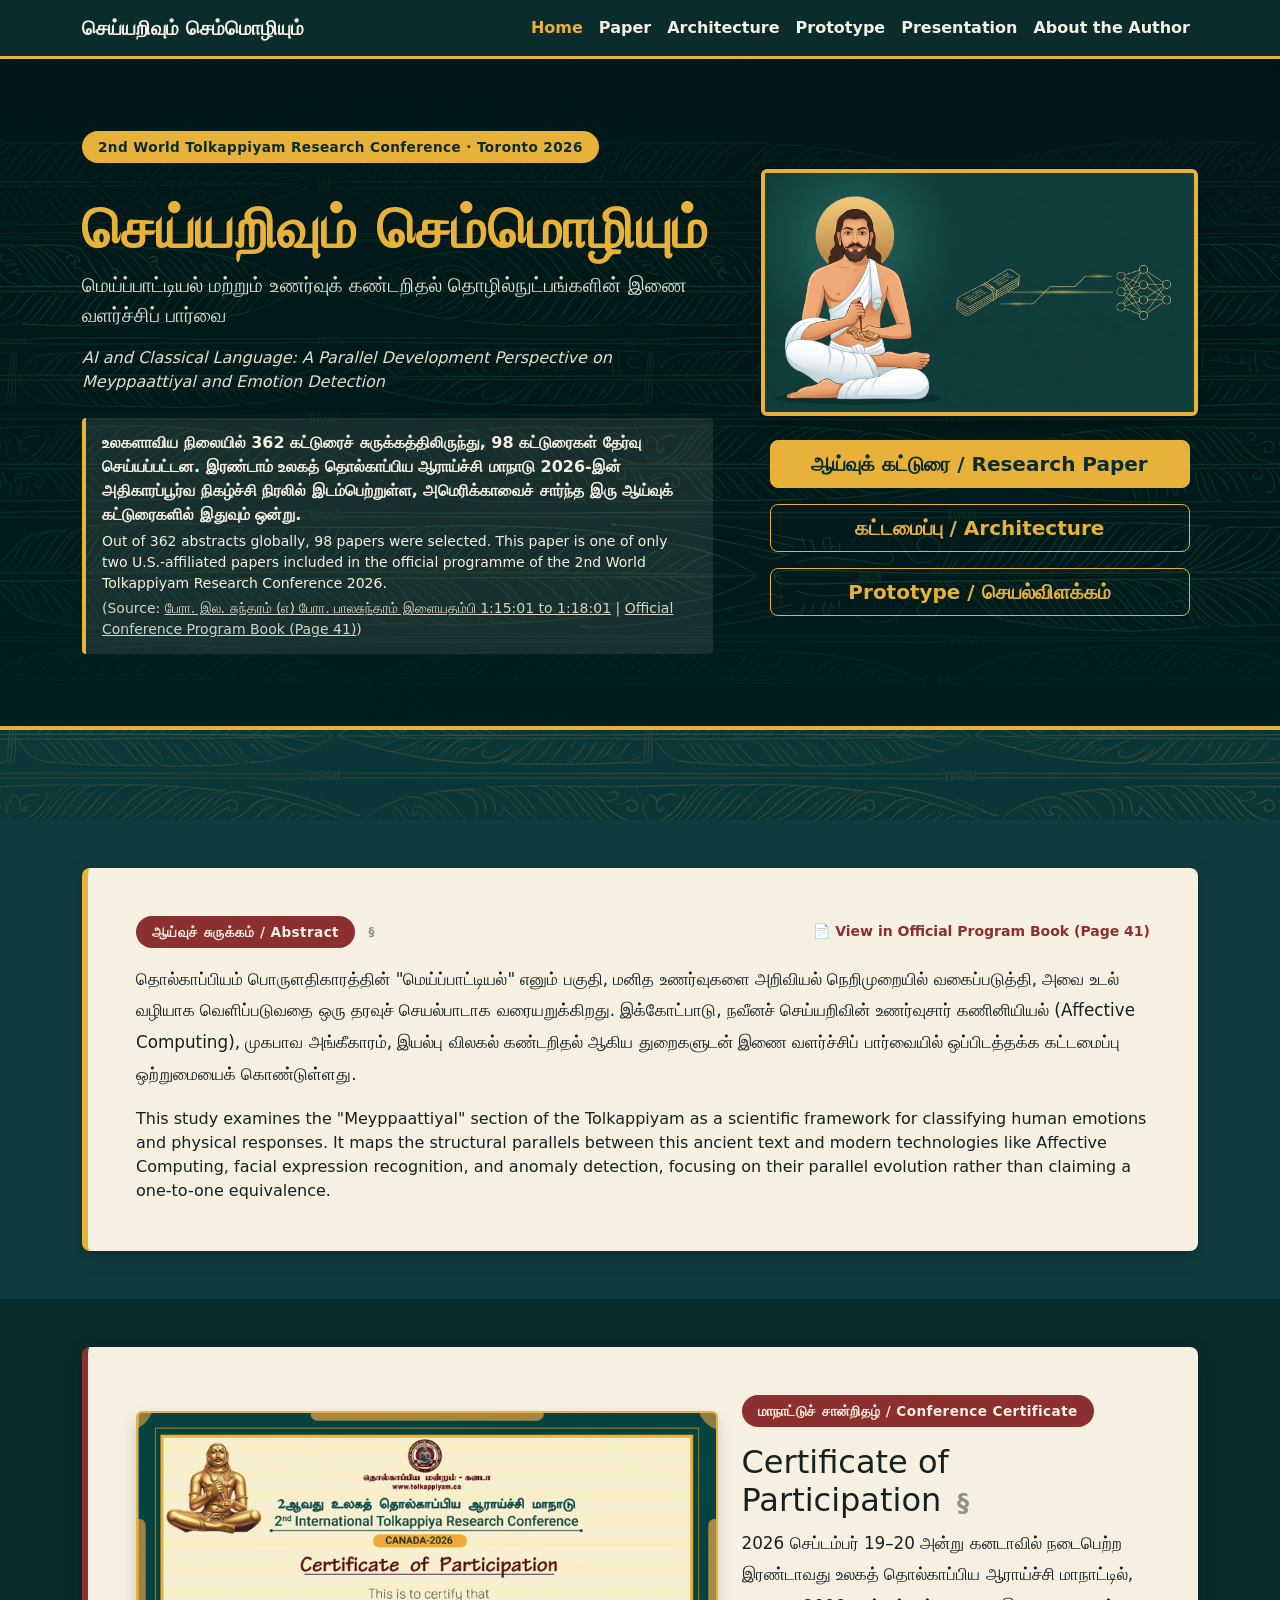
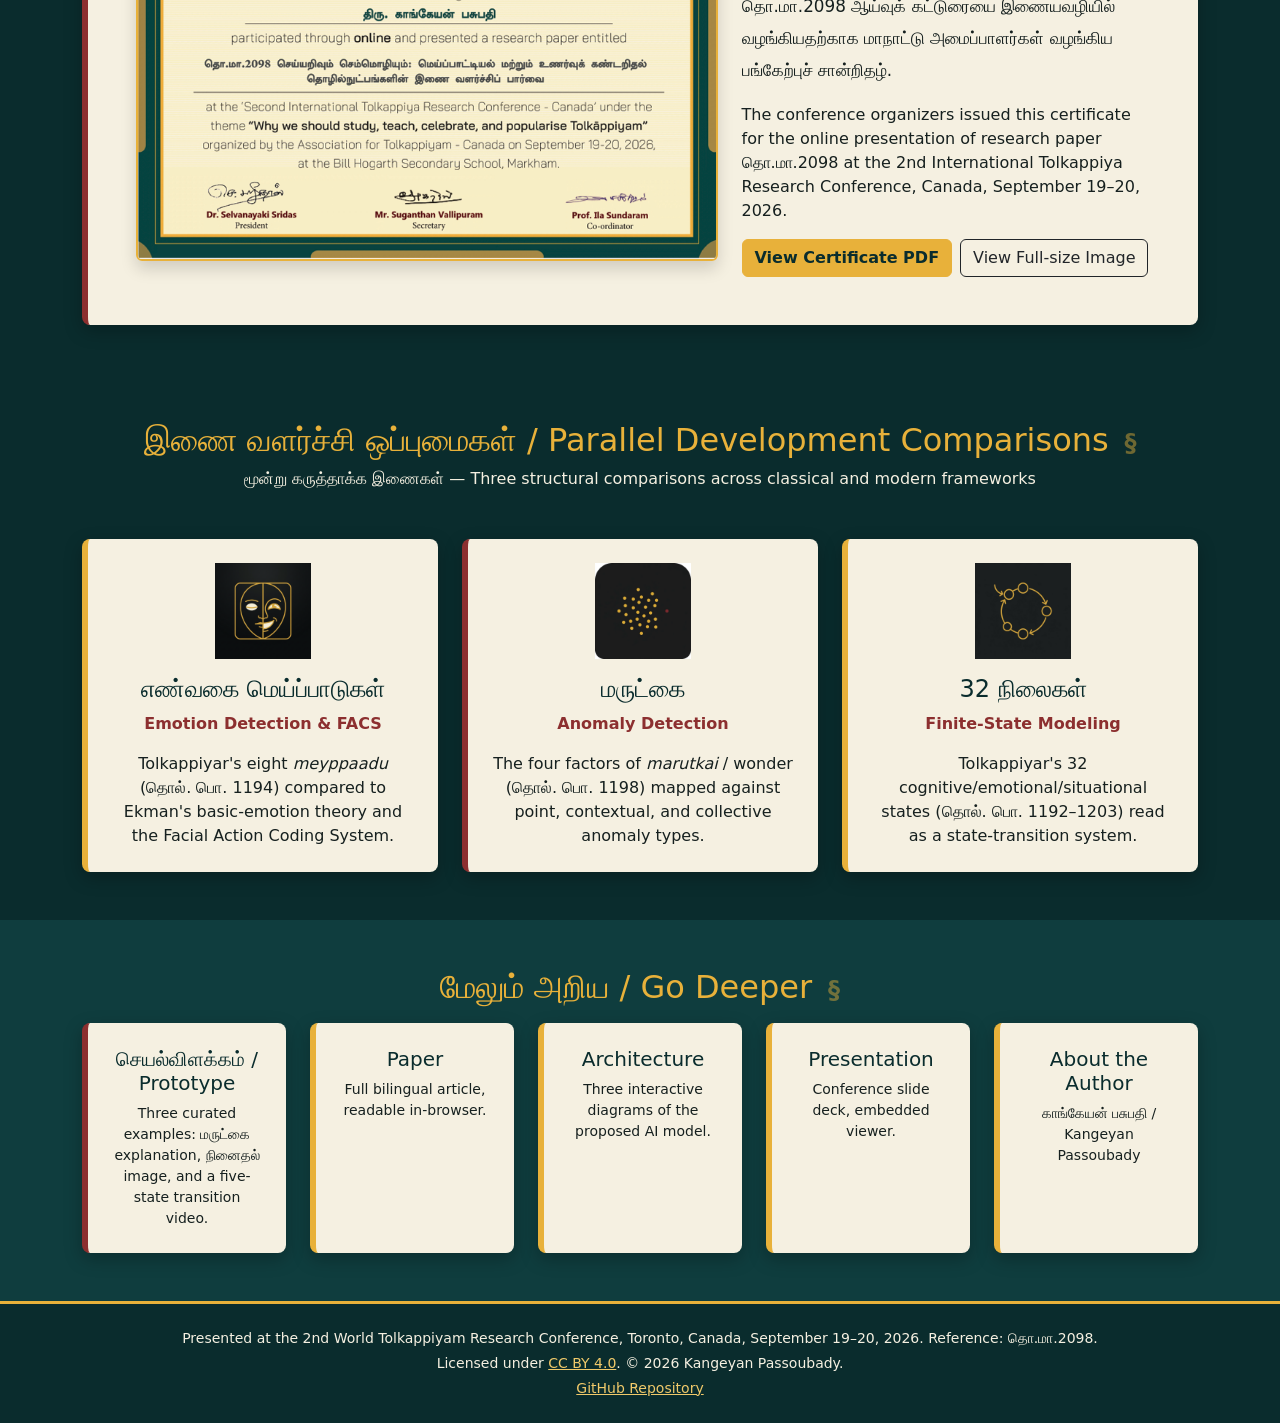
<file: docs/index.html>
<!DOCTYPE html>
<html lang="ta">
<head>
<meta charset="UTF-8">
<meta name="viewport" content="width=device-width, initial-scale=1.0">
<title>செய்யறிவும் செம்மொழியும் | Tolkappiyam Meyppaattiyal &amp; AI</title>
<meta name="description" content="தொல்காப்பிய மெய்ப்பாட்டியலையும் நவீன உணர்வுக் கண்டறிதல் தொழில்நுட்பங்களையும் இணை வளர்ச்சி நெறிமுறையில் ஆராயும் ஆய்வுக் கட்டுரையின் இணையதளம்.">
<link rel="canonical" href="https://kpassoubady.github.io/tholkappium-meyppaattiyal/">

<!-- Open Graph / Facebook -->
<meta property="og:type" content="website">
<meta property="og:url" content="https://kpassoubady.github.io/tholkappium-meyppaattiyal/">
<meta property="og:title" content="செய்யறிவும் செம்மொழியும் — Tolkappiyam Meyppaattiyal &amp; AI">
<meta property="og:description" content="A Tamil research paper comparing the Tolkappiyam's Meyppaattiyal with modern emotion-detection AI through parallel development.">
<meta property="og:image" content="https://kpassoubady.github.io/tholkappium-meyppaattiyal/assets/img/hero-og.jpg">
<meta property="og:image:width" content="1376">
<meta property="og:image:height" content="768">
<meta property="og:image:alt" content="Tolkappiyam Meyppaattiyal and artificial intelligence">
<meta property="og:site_name" content="Tolkappiyam Meyppaattiyal &amp; AI">
<meta property="og:locale" content="ta_IN">

<!-- Twitter -->
<meta name="twitter:card" content="summary_large_image">
<meta name="twitter:url" content="https://kpassoubady.github.io/tholkappium-meyppaattiyal/">
<meta name="twitter:title" content="செய்யறிவும் செம்மொழியும் — Tolkappiyam Meyppaattiyal &amp; AI">
<meta name="twitter:description" content="A Tamil research paper comparing the Tolkappiyam's Meyppaattiyal with modern emotion-detection AI through parallel development.">
<meta name="twitter:image" content="https://kpassoubady.github.io/tholkappium-meyppaattiyal/assets/img/hero-og.jpg">
<meta name="twitter:image:alt" content="Tolkappiyam Meyppaattiyal and artificial intelligence">

<!-- Structured Data -->
<script type="application/ld+json">
{
  "@context": "https://schema.org",
  "@graph": [
    {
      "@type": "WebSite",
      "url": "https://kpassoubady.github.io/tholkappium-meyppaattiyal/",
      "name": "Tolkappiyam Meyppaattiyal & AI",
      "description": "A Tamil research paper comparing the Tolkappiyam's Meyppaattiyal with modern emotion-detection AI.",
      "inLanguage": ["ta", "en"],
      "author": {
        "@id": "https://kpassoubady.github.io/tholkappium-meyppaattiyal/#person"
      }
    },
    {
      "@type": "Person",
      "@id": "https://kpassoubady.github.io/tholkappium-meyppaattiyal/#person",
      "name": "Kangeyan Passoubady",
      "url": "https://kpassoubady.github.io/tholkappium-meyppaattiyal/about.html",
      "sameAs": [
        "https://github.com/kpassoubady",
        "https://www.linkedin.com/in/kpassoubady/"
      ]
    },
    {
      "@type": "ScholarlyArticle",
      "headline": "செய்யறிவும் செம்மொழியும் — Tolkappiyam Meyppaattiyal & AI",
      "author": {
        "@id": "https://kpassoubady.github.io/tholkappium-meyppaattiyal/#person"
      },
      "datePublished": "2026-09-19",
      "dateModified": "2026-10-02",
      "description": "This study examines the Meyppaattiyal section of the Tolkappiyam as a scientific framework for classifying human emotions and physical responses, comparing it with modern Affective Computing.",
      "image": "https://kpassoubady.github.io/tholkappium-meyppaattiyal/assets/img/hero-og.jpg",
      "inLanguage": ["ta", "en"],
      "mainEntityOfPage": {
        "@type": "WebPage",
        "@id": "https://kpassoubady.github.io/tholkappium-meyppaattiyal/paper.html"
      },
      "url": "https://kpassoubady.github.io/tholkappium-meyppaattiyal/paper.html",
      "license": "https://creativecommons.org/licenses/by/4.0/",
      "publisher": {
        "@type": "Organization",
        "name": "2nd World Tolkappiyam Research Conference, Toronto 2026"
      }
    }
  ]
}
</script>

<link rel="icon" type="image/png" href="assets/img/favicon.png">
<link href="https://cdn.jsdelivr.net/npm/bootstrap@5.3.3/dist/css/bootstrap.min.css" rel="stylesheet">
<link href="assets/css/theme.css" rel="stylesheet">
</head>
<body>

<nav class="navbar navbar-expand-lg navbar-dark site-nav sticky-top">
  <div class="container">
    <a class="navbar-brand" href="index.html">செய்யறிவும் செம்மொழியும்</a>
    <button class="navbar-toggler" type="button" data-bs-toggle="collapse" data-bs-target="#navMain" aria-controls="navMain" aria-expanded="false" aria-label="Toggle navigation" style="border-color:var(--gold)">
      <span class="navbar-toggler-icon"></span>
    </button>
    <div class="collapse navbar-collapse" id="navMain">
      <ul class="navbar-nav ms-auto">
        <li class="nav-item"><a class="nav-link active" href="index.html">Home</a></li>
        <li class="nav-item"><a class="nav-link" href="paper.html">Paper</a></li>
        <li class="nav-item"><a class="nav-link" href="architecture.html">Architecture</a></li>
        <li class="nav-item"><a class="nav-link" href="prototype.html">Prototype</a></li>
        <li class="nav-item"><a class="nav-link" href="presentation.html">Presentation</a></li>
        <li class="nav-item"><a class="nav-link" href="about.html">About the Author</a></li>
      </ul>
    </div>
  </div>
</nav>

<header class="hero py-5" id="home">
  <div class="container py-4">
    <div class="row align-items-center g-5">
      <div class="col-lg-7">
        <span class="pill-badge mb-3">2nd World Tolkappiyam Research Conference · Toronto 2026</span>
        <h1 class="display-4 mt-3">செய்யறிவும் செம்மொழியும்</h1>
        <p class="subtitle fs-5">மெய்ப்பாட்டியல் மற்றும் உணர்வுக் கண்டறிதல் தொழில்நுட்பங்களின் இணை வளர்ச்சிப் பார்வை</p>
        <p class="subtitle fs-6 fst-italic">AI and Classical Language: A Parallel Development Perspective on Meyppaattiyal and Emotion Detection</p>
        <div class="conference-note mt-4" role="note" aria-label="Conference selection distinction">
          <p class="mb-1 fw-semibold">உலகளாவிய நிலையில் 362 கட்டுரைச் சுருக்கத்திலிருந்து, 98 கட்டுரைகள் தேர்வு செய்யப்பட்டன. இரண்டாம் உலகத் தொல்காப்பிய ஆராய்ச்சி மாநாடு 2026-இன் அதிகாரப்பூர்வ நிகழ்ச்சி நிரலில் இடம்பெற்றுள்ள, அமெரிக்காவைச் சார்ந்த இரு ஆய்வுக் கட்டுரைகளில் இதுவும் ஒன்று.</p>
          <p class="mb-1 small">Out of 362 abstracts globally, 98 papers were selected. This paper is one of only two U.S.-affiliated papers included in the official programme of the 2nd World Tolkappiyam Research Conference 2026.</p>
          <p class="mb-0 small" style="opacity: 0.85;">(Source: <a href="https://www.youtube.com/live/DtqpzauQPgk?t=4501" target="_blank" rel="noopener" style="color: inherit; text-decoration: underline;">பேரா. இல. சுந்தரம் (எ) பேரா. பாலசுந்தரம் இளையதம்பி 1:15:01 to 1:18:01</a> | <a href="assets/CA-Thol-Conf-Program-Schedul-Book-Sep-19-20-2026.pdf#page=41" target="_blank" rel="noopener" style="color: inherit; text-decoration: underline;">Official Conference Program Book (Page 41)</a>)</p>
        </div>
      </div>
      <div class="col-lg-5 text-center">
        <img src="assets/img/hero-tholkappier.jpg" class="img-fluid rounded shadow" alt="Tamil grammarian sage illustration bridging classical manuscript and modern AI" style="border:4px solid var(--gold);">
        <div class="mt-4 d-flex flex-column gap-3 mx-auto" style="max-width: 420px;">
          <a href="paper.html" class="btn btn-gold btn-lg w-100">ஆய்வுக் கட்டுரை / Research Paper</a>
          <a href="architecture.html" class="btn btn-outline-gold btn-lg w-100">கட்டமைப்பு / Architecture</a>
          <a href="prototype.html" class="btn btn-outline-gold btn-lg w-100">Prototype / செயல்விளக்கம்</a>
        </div>
      </div>
    </div>
  </div>
</header>

<div class="section-divider"></div>

<section class="py-5" id="abstract" style="background-color:var(--pine);">
  <div class="container">
    <div class="card card-accent p-4 p-lg-5">
      <div class="d-flex justify-content-between align-items-center mb-3 flex-wrap gap-2">
        <span class="d-inline-flex align-items-center gap-2">
          <span class="pill-badge maroon">ஆய்வுச் சுருக்கம் / Abstract</span>
          <a class="anchor-link" href="#abstract" aria-label="Direct link to abstract section">§</a>
        </span>
        <a href="assets/CA-Thol-Conf-Program-Schedul-Book-Sep-19-20-2026.pdf#page=41" target="_blank" rel="noopener" class="small fw-semibold text-decoration-none" style="color: var(--maroon);">📄 View in Official Program Book (Page 41)</a>
      </div>
      <p class="tamil-block">தொல்காப்பியம் பொருளதிகாரத்தின் "மெய்ப்பாட்டியல்" எனும் பகுதி, மனித உணர்வுகளை அறிவியல் நெறிமுறையில் வகைப்படுத்தி, அவை உடல் வழியாக வெளிப்படுவதை ஒரு தரவுச் செயல்பாடாக வரையறுக்கிறது. இக்கோட்பாடு, நவீனச் செய்யறிவின் உணர்வுசார் கணினியியல் (Affective Computing), முகபாவ அங்கீகாரம், இயல்பு விலகல் கண்டறிதல் ஆகிய துறைகளுடன் இணை வளர்ச்சிப் பார்வையில் ஒப்பிடத்தக்க கட்டமைப்பு ஒற்றுமையைக் கொண்டுள்ளது.</p>
      <p class="mb-0">This study examines the "Meyppaattiyal" section of the Tolkappiyam as a scientific framework for classifying human emotions and physical responses. It maps the structural parallels between this ancient text and modern technologies like Affective Computing, facial expression recognition, and anomaly detection, focusing on their parallel evolution rather than claiming a one-to-one equivalence.</p>
    </div>
  </div>
</section>

<section class="py-5 section-dark" id="certificate" aria-labelledby="certificate-heading">
  <div class="container">
    <div class="card card-accent maroon-accent p-4 p-lg-5">
      <div class="row align-items-center g-4">
        <div class="col-lg-7">
          <a href="assets/conference-participation-certificate.png" target="_blank" rel="noopener">
            <img src="assets/conference-participation-certificate.png" class="img-fluid rounded shadow" alt="Certificate of Participation awarded to Kangeyan Passoubady for presenting paper தொ.மா.2098 at the 2nd International Tolkappiya Research Conference, Canada 2026" loading="lazy" style="border:2px solid var(--gold);">
          </a>
        </div>
        <div class="col-lg-5">
          <span class="pill-badge maroon mb-3">மாநாட்டுச் சான்றிதழ் / Conference Certificate</span>
          <h2 id="certificate-heading">Certificate of Participation <a class="anchor-link" href="#certificate" aria-label="Direct link to certificate section">§</a></h2>
          <p class="tamil-block">2026 செப்டம்பர் 19–20 அன்று கனடாவில் நடைபெற்ற இரண்டாவது உலகத் தொல்காப்பிய ஆராய்ச்சி மாநாட்டில், தொ.மா.2098 ஆய்வுக் கட்டுரையை இணையவழியில் வழங்கியதற்காக மாநாட்டு அமைப்பாளர்கள் வழங்கிய பங்கேற்புச் சான்றிதழ்.</p>
          <p>The conference organizers issued this certificate for the online presentation of research paper தொ.மா.2098 at the 2nd International Tolkappiya Research Conference, Canada, September 19–20, 2026.</p>
          <div class="d-flex flex-wrap gap-2">
            <a href="assets/conference-participation-certificate.pdf" target="_blank" rel="noopener" class="btn btn-gold">View Certificate PDF</a>
            <a href="assets/conference-participation-certificate.png" target="_blank" rel="noopener" class="btn btn-outline-dark">View Full-size Image</a>
          </div>
        </div>
      </div>
    </div>
  </div>
</section>

<section class="py-5 section-dark" id="comparisons">
  <div class="container">
    <h2 class="text-center mb-2" style="color:var(--gold)">இணை வளர்ச்சி ஒப்புமைகள் / Parallel Development Comparisons <a class="anchor-link" href="#comparisons" aria-label="Direct link to comparisons section">§</a></h2>
    <p class="text-center subtitle mb-5">மூன்று கருத்தாக்க இணைகள் — Three structural comparisons across classical and modern frameworks</p>
    <div class="row g-4">

      <div class="col-md-4">
        <div class="card card-accent h-100 p-4 text-center">
          <img src="assets/img/icon-emotions.png" alt="Emotion detection icon" class="mx-auto mb-3" style="width:96px;height:96px;">
          <h4>எண்வகை மெய்ப்பாடுகள்</h4>
          <p class="fw-semibold" style="color:var(--maroon);">Emotion Detection &amp; FACS</p>
          <p class="mb-0">Tolkappiyar's eight <em>meyppaadu</em> (தொல். பொ. 1194) compared to Ekman's basic-emotion theory and the Facial Action Coding System.</p>
        </div>
      </div>

      <div class="col-md-4">
        <div class="card card-accent maroon-accent h-100 p-4 text-center">
          <img src="assets/img/icon-anomaly.png" alt="Anomaly detection icon" class="mx-auto mb-3" style="width:96px;height:96px;">
          <h4>மருட்கை</h4>
          <p class="fw-semibold" style="color:var(--maroon);">Anomaly Detection</p>
          <p class="mb-0">The four factors of <em>marutkai</em> / wonder (தொல். பொ. 1198) mapped against point, contextual, and collective anomaly types.</p>
        </div>
      </div>

      <div class="col-md-4">
        <div class="card card-accent h-100 p-4 text-center">
          <img src="assets/img/icon-fsm.png" alt="Finite state machine icon" class="mx-auto mb-3" style="width:96px;height:96px;">
          <h4>32 நிலைகள்</h4>
          <p class="fw-semibold" style="color:var(--maroon);">Finite-State Modeling</p>
          <p class="mb-0">Tolkappiyar's 32 cognitive/emotional/situational states (தொல். பொ. 1192–1203) read as a state-transition system.</p>
        </div>
      </div>

    </div>
  </div>
</section>

<section class="py-5" id="explore" style="background-color:var(--pine);">
  <div class="container text-center">
    <h2 class="mb-3" style="color:var(--gold);">மேலும் அறிய / Go Deeper <a class="anchor-link" href="#explore" aria-label="Direct link to explore section">§</a></h2>
    <div class="row g-4 justify-content-center">
      <div class="col-md-6 col-lg">
        <a href="prototype.html" class="text-decoration-none">
          <div class="card card-accent maroon-accent h-100 p-4">
            <h5>செயல்விளக்கம் / Prototype</h5>
            <p class="mb-0 small">Three curated examples: மருட்கை explanation, நினைதல் image, and a five-state transition video.</p>
          </div>
        </a>
      </div>
      <div class="col-md-6 col-lg">
        <a href="paper.html" class="text-decoration-none">
          <div class="card card-accent h-100 p-4">
            <h5>Paper</h5>
            <p class="mb-0 small">Full bilingual article, readable in-browser.</p>
          </div>
        </a>
      </div>
      <div class="col-md-6 col-lg">
        <a href="architecture.html" class="text-decoration-none">
          <div class="card card-accent h-100 p-4">
            <h5>Architecture</h5>
            <p class="mb-0 small">Three interactive diagrams of the proposed AI model.</p>
          </div>
        </a>
      </div>
      <div class="col-md-6 col-lg">
        <a href="presentation.html" class="text-decoration-none">
          <div class="card card-accent h-100 p-4">
            <h5>Presentation</h5>
            <p class="mb-0 small">Conference slide deck, embedded viewer.</p>
          </div>
        </a>
      </div>
      <div class="col-md-6 col-lg">
        <a href="about.html" class="text-decoration-none">
          <div class="card card-accent h-100 p-4">
            <h5>About the Author</h5>
            <p class="mb-0 small">காங்கேயன் பசுபதி / Kangeyan Passoubady</p>
          </div>
        </a>
      </div>
    </div>
  </div>
</section>

<footer class="site-footer py-4">
  <div class="container text-center small">
    <p class="mb-1">Presented at the 2nd World Tolkappiyam Research Conference, Toronto, Canada, September 19–20, 2026. Reference: தொ.மா.2098.</p>
    <p class="mb-1">Licensed under <a href="https://creativecommons.org/licenses/by/4.0/" target="_blank" rel="noopener">CC BY 4.0</a>. © 2026 Kangeyan Passoubady.</p>
    <p class="mb-0"><a href="https://github.com/kpassoubady/tholkappium-meyppaattiyal" target="_blank" rel="noopener">GitHub Repository</a></p>
  </div>
</footer>

<script src="https://cdn.jsdelivr.net/npm/bootstrap@5.3.3/dist/js/bootstrap.bundle.min.js"></script>
</body>
</html>
</file>
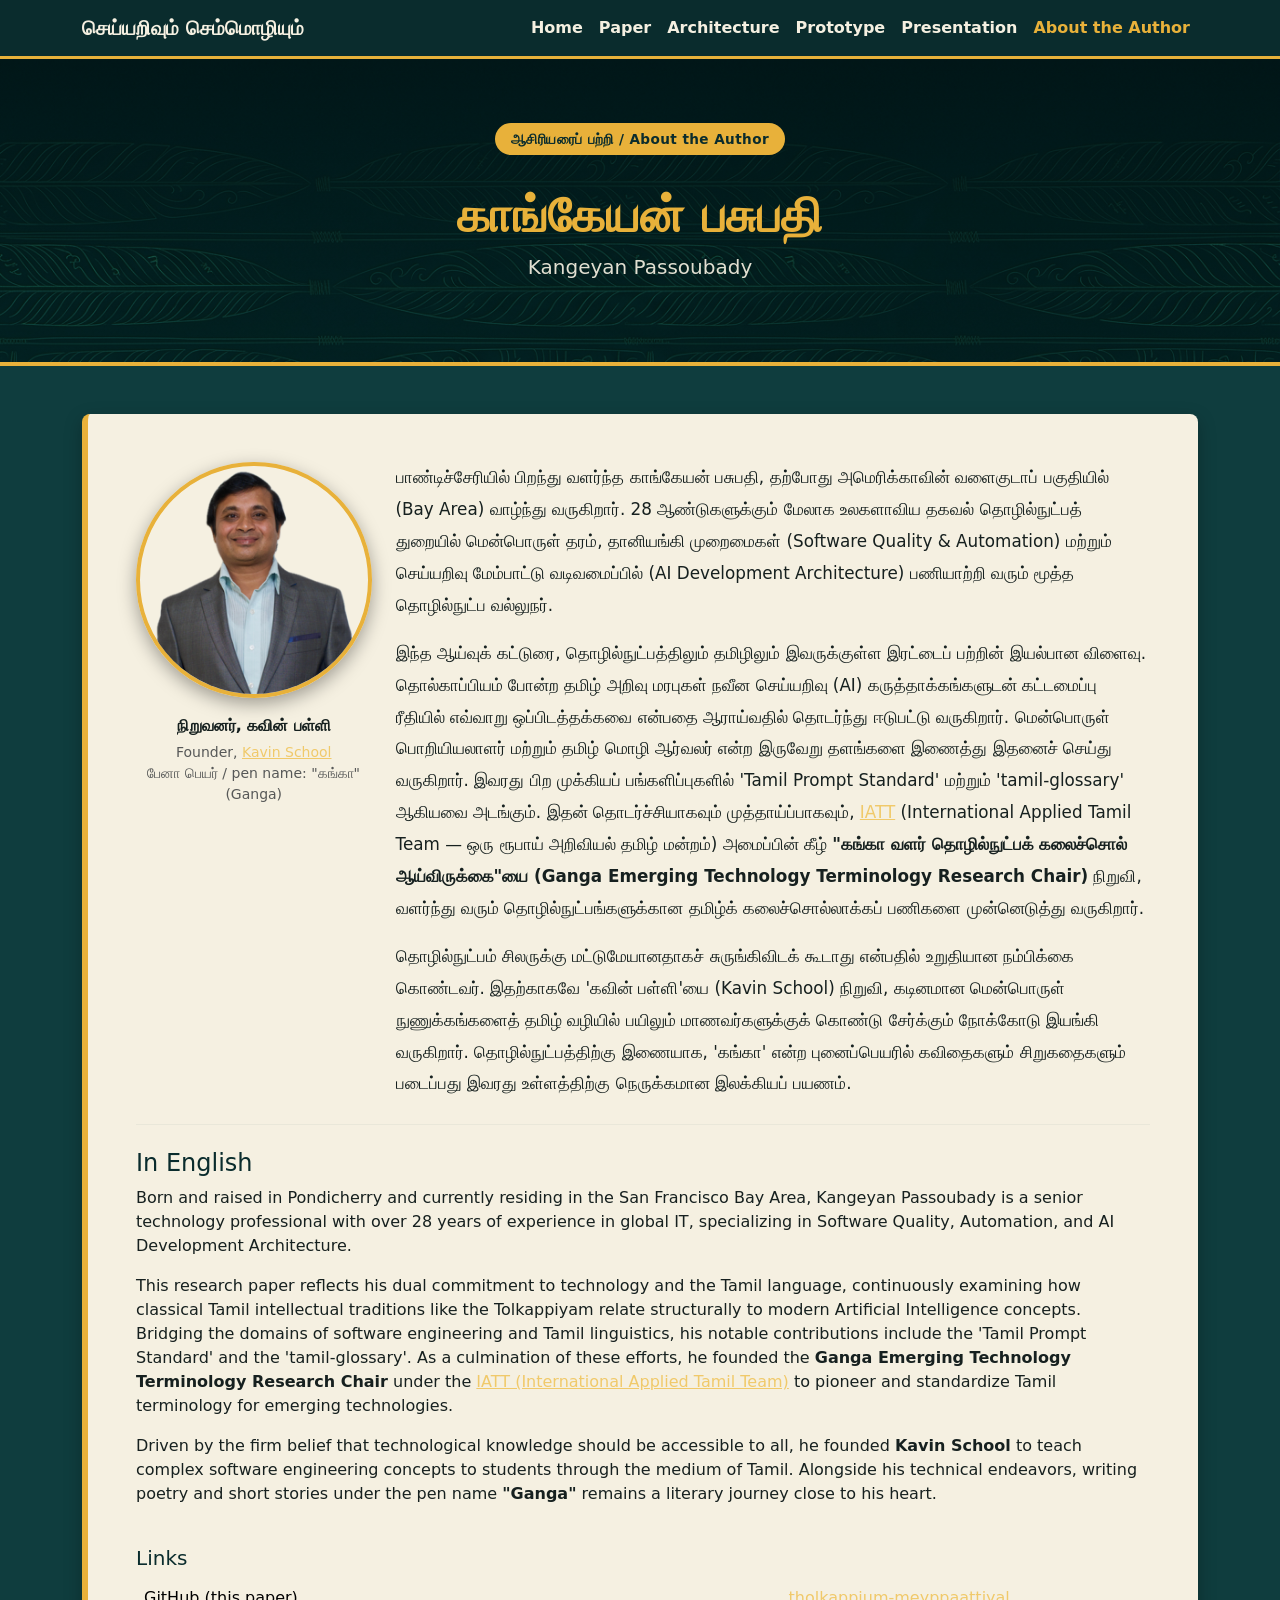
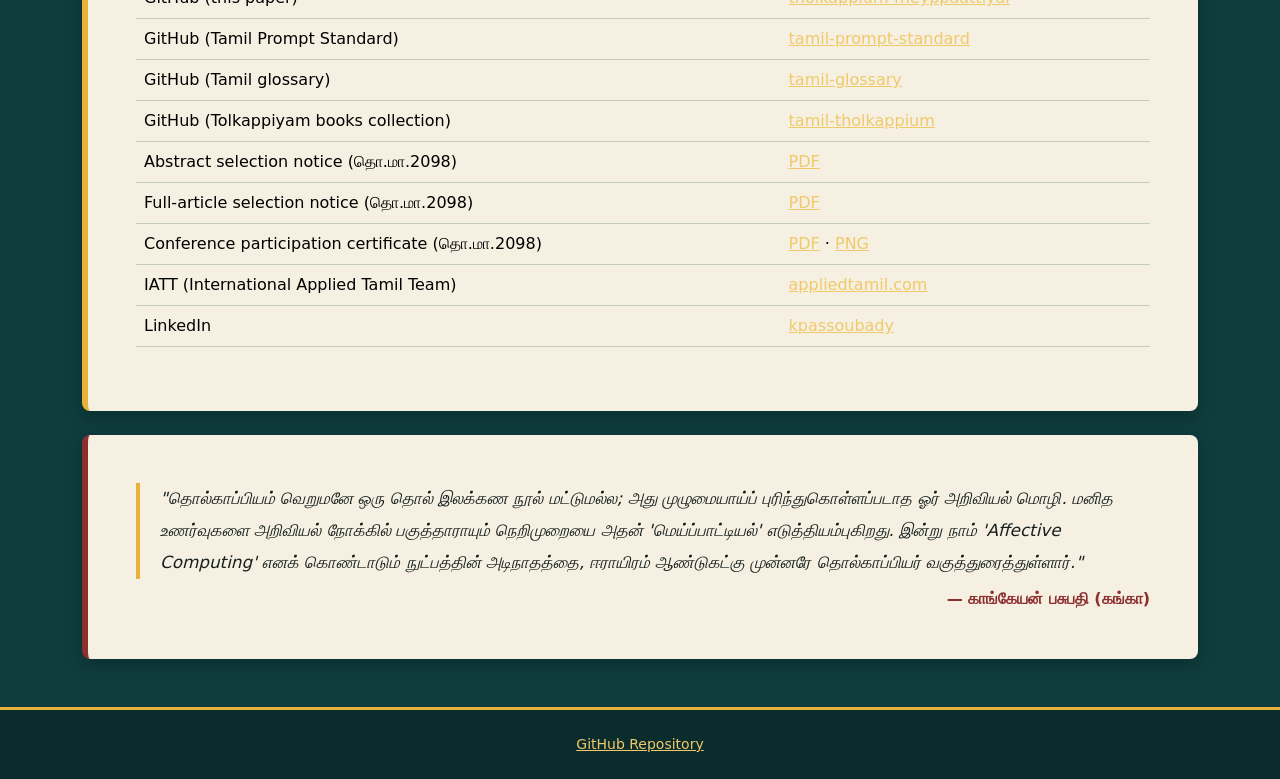
<file: docs/about.html>
<!DOCTYPE html>
<html lang="ta">
<head>
<meta charset="UTF-8">
<meta name="viewport" content="width=device-width, initial-scale=1.0">
<title>ஆசிரியரைப் பற்றி / About the Author — செய்யறிவும் செம்மொழியும்</title>
<meta name="description" content="காங்கேயன் பசுபதி (Kangeyan Passoubady) — author of செய்யறிவும் செம்மொழியும், software quality professional and Tamil literary writer.">
<link rel="canonical" href="https://kpassoubady.github.io/tholkappium-meyppaattiyal/about.html">

<!-- Open Graph / Facebook -->
<meta property="og:type" content="website">
<meta property="og:url" content="https://kpassoubady.github.io/tholkappium-meyppaattiyal/about.html">
<meta property="og:title" content="ஆசிரியரைப் பற்றி / About the Author — செய்யறிவும் செம்மொழியும்">
<meta property="og:description" content="காங்கேயன் பசுபதி (Kangeyan Passoubady) — author of செய்யறிவும் செம்மொழியும், software quality professional and Tamil literary writer.">
<meta property="og:image" content="https://kpassoubady.github.io/tholkappium-meyppaattiyal/assets/img/hero-og.jpg">
<meta property="og:image:width" content="1376">
<meta property="og:image:height" content="768">
<meta property="og:image:alt" content="Tolkappiyam Meyppaattiyal and artificial intelligence">
<meta property="og:site_name" content="Tolkappiyam Meyppaattiyal &amp; AI">
<meta property="og:locale" content="ta_IN">

<!-- Twitter -->
<meta name="twitter:card" content="summary_large_image">
<meta name="twitter:url" content="https://kpassoubady.github.io/tholkappium-meyppaattiyal/about.html">
<meta name="twitter:title" content="ஆசிரியரைப் பற்றி / About the Author — செய்யறிவும் செம்மொழியும்">
<meta name="twitter:description" content="காங்கேயன் பசுபதி (Kangeyan Passoubady) — author of செய்யறிவும் செம்மொழியும், software quality professional and Tamil literary writer.">
<meta name="twitter:image" content="https://kpassoubady.github.io/tholkappium-meyppaattiyal/assets/img/hero-og.jpg">
<meta name="twitter:image:alt" content="Tolkappiyam Meyppaattiyal and artificial intelligence">

<link rel="icon" type="image/png" href="assets/img/favicon.png">
<link href="https://cdn.jsdelivr.net/npm/bootstrap@5.3.3/dist/css/bootstrap.min.css" rel="stylesheet">
<link href="assets/css/theme.css" rel="stylesheet">
</head>
<body>

<nav class="navbar navbar-expand-lg navbar-dark site-nav sticky-top">
  <div class="container">
    <a class="navbar-brand" href="index.html">செய்யறிவும் செம்மொழியும்</a>
    <button class="navbar-toggler" type="button" data-bs-toggle="collapse" data-bs-target="#navMain" aria-controls="navMain" aria-expanded="false" aria-label="Toggle navigation" style="border-color:var(--gold)">
      <span class="navbar-toggler-icon"></span>
    </button>
    <div class="collapse navbar-collapse" id="navMain">
      <ul class="navbar-nav ms-auto">
        <li class="nav-item"><a class="nav-link" href="index.html">Home</a></li>
        <li class="nav-item"><a class="nav-link" href="paper.html">Paper</a></li>
        <li class="nav-item"><a class="nav-link" href="architecture.html">Architecture</a></li>
        <li class="nav-item"><a class="nav-link" href="prototype.html">Prototype</a></li>
        <li class="nav-item"><a class="nav-link" href="presentation.html">Presentation</a></li>
        <li class="nav-item"><a class="nav-link active" href="about.html">About the Author</a></li>
      </ul>
    </div>
  </div>
</nav>

<header class="hero py-5">
  <div class="container py-3 text-center">
    <span class="pill-badge mb-3">ஆசிரியரைப் பற்றி / About the Author</span>
    <h1 class="display-5 mt-3">காங்கேயன் பசுபதி</h1>
    <p class="subtitle fs-5">Kangeyan Passoubady</p>
  </div>
</header>

<section class="py-5" style="background-color:var(--pine);">
  <div class="container">
    <div class="card card-accent p-4 p-lg-5">
      <div class="row g-4">
        <div class="col-lg-3 text-center">
          <img src="assets/img/author-image.png" alt="Portrait of Kangeyan Passoubady" class="author-photo mb-3">
          <p class="fw-semibold mb-1">நிறுவனர், கவின் பள்ளி</p>
          <p class="small text-muted mb-0">Founder, <a href="https://kavinschool.com/" target="_blank" rel="noopener">Kavin School</a></p>
          <p class="small text-muted">பேனா பெயர் / pen name: "கங்கா" (Ganga)</p>
        </div>
        <div class="col-lg-9">
          <p class="tamil-block">பாண்டிச்சேரியில் பிறந்து வளர்ந்த காங்கேயன் பசுபதி, தற்போது அமெரிக்காவின் வளைகுடாப் பகுதியில் (Bay Area) வாழ்ந்து வருகிறார். 28 ஆண்டுகளுக்கும் மேலாக உலகளாவிய தகவல் தொழில்நுட்பத் துறையில் மென்பொருள் தரம், தானியங்கி முறைமைகள் (Software Quality &amp; Automation) மற்றும் செய்யறிவு மேம்பாட்டு வடிவமைப்பில் (AI Development Architecture) பணியாற்றி வரும் மூத்த தொழில்நுட்ப வல்லுநர்.</p>
          <p class="tamil-block">இந்த ஆய்வுக் கட்டுரை, தொழில்நுட்பத்திலும் தமிழிலும் இவருக்குள்ள இரட்டைப் பற்றின் இயல்பான விளைவு. தொல்காப்பியம் போன்ற தமிழ் அறிவு மரபுகள் நவீன செய்யறிவு (AI) கருத்தாக்கங்களுடன் கட்டமைப்பு ரீதியில் எவ்வாறு ஒப்பிடத்தக்கவை என்பதை ஆராய்வதில் தொடர்ந்து ஈடுபட்டு வருகிறார். மென்பொருள் பொறியியலாளர் மற்றும் தமிழ் மொழி ஆர்வலர் என்ற இருவேறு தளங்களை இணைத்து இதனைச் செய்து வருகிறார். இவரது பிற முக்கியப் பங்களிப்புகளில் 'Tamil Prompt Standard' மற்றும் 'tamil-glossary' ஆகியவை அடங்கும். இதன் தொடர்ச்சியாகவும் முத்தாய்ப்பாகவும், <a href="https://appliedtamil.com/" target="_blank" rel="noopener">IATT</a> (International Applied Tamil Team — ஒரு ரூபாய் அறிவியல் தமிழ் மன்றம்) அமைப்பின் கீழ் <strong>"கங்கா வளர் தொழில்நுட்பக் கலைச்சொல் ஆய்விருக்கை"யை (Ganga Emerging Technology Terminology Research Chair)</strong> நிறுவி, வளர்ந்து வரும் தொழில்நுட்பங்களுக்கான தமிழ்க் கலைச்சொல்லாக்கப் பணிகளை முன்னெடுத்து வருகிறார்.</p>
          <p class="tamil-block mb-0">தொழில்நுட்பம் சிலருக்கு மட்டுமேயானதாகச் சுருங்கிவிடக் கூடாது என்பதில் உறுதியான நம்பிக்கை கொண்டவர். இதற்காகவே 'கவின் பள்ளி'யை (Kavin School) நிறுவி, கடினமான மென்பொருள் நுணுக்கங்களைத் தமிழ் வழியில் பயிலும் மாணவர்களுக்குக் கொண்டு சேர்க்கும் நோக்கோடு இயங்கி வருகிறார். தொழில்நுட்பத்திற்கு இணையாக, 'கங்கா' என்ற புனைப்பெயரில் கவிதைகளும் சிறுகதைகளும் படைப்பது இவரது உள்ளத்திற்கு நெருக்கமான இலக்கியப் பயணம்.</p>
        </div>
      </div>

      <hr class="my-4" style="border-color: rgba(15,61,62,0.2);">

      <h4>In English</h4>
      <p>Born and raised in Pondicherry and currently residing in the San Francisco Bay Area, Kangeyan Passoubady is a senior technology professional with over 28 years of experience in global IT, specializing in Software Quality, Automation, and AI Development Architecture.</p>

      <p>This research paper reflects his dual commitment to technology and the Tamil language, continuously examining how classical Tamil intellectual traditions like the Tolkappiyam relate structurally to modern Artificial Intelligence concepts. Bridging the domains of software engineering and Tamil linguistics, his notable contributions include the 'Tamil Prompt Standard' and the 'tamil-glossary'. As a culmination of these efforts, he founded the <strong>Ganga Emerging Technology Terminology Research Chair</strong> under the <a href="https://appliedtamil.com/" target="_blank" rel="noopener">IATT (International Applied Tamil Team)</a> to pioneer and standardize Tamil terminology for emerging technologies.</p>

      <p>Driven by the firm belief that technological knowledge should be accessible to all, he founded <strong>Kavin School</strong> to teach complex software engineering concepts to students through the medium of Tamil. Alongside his technical endeavors, writing poetry and short stories under the pen name <strong>"Ganga"</strong> remains a literary journey close to his heart.</p>

      <h5 class="mt-4">Links</h5>
      <table class="table">
        <tbody>
          <tr><td>GitHub (this paper)</td><td><a href="https://github.com/kpassoubady/tholkappium-meyppaattiyal" target="_blank" rel="noopener">tholkappium-meyppaattiyal</a></td></tr>
          <tr><td>GitHub (Tamil Prompt Standard)</td><td><a href="https://github.com/kpassoubady/tamil-prompt-standard" target="_blank" rel="noopener">tamil-prompt-standard</a></td></tr>
          <tr><td>GitHub (Tamil glossary)</td><td><a href="https://github.com/kpassoubady/tamil-glossary" target="_blank" rel="noopener">tamil-glossary</a></td></tr>
          <tr><td>GitHub (Tolkappiyam books collection)</td><td><a href="https://github.com/kpassoubady/tamil-tholkappium" target="_blank" rel="noopener">tamil-tholkappium</a></td></tr>
          <tr><td>Abstract selection notice (தொ.மா.2098)</td><td><a href="assets/abstract-selection-notice.pdf" target="_blank" rel="noopener">PDF</a></td></tr>
          <tr><td>Full-article selection notice (தொ.மா.2098)</td><td><a href="assets/article-selection-notice.pdf" target="_blank" rel="noopener">PDF</a></td></tr>
          <tr><td>Conference participation certificate (தொ.மா.2098)</td><td><a href="assets/conference-participation-certificate.pdf" target="_blank" rel="noopener">PDF</a> · <a href="assets/conference-participation-certificate.png" target="_blank" rel="noopener">PNG</a></td></tr>
          <tr><td>IATT (International Applied Tamil Team)</td><td><a href="https://appliedtamil.com/" target="_blank" rel="noopener">appliedtamil.com</a></td></tr>
          <tr><td>LinkedIn</td><td><a href="https://www.linkedin.com/in/kpassoubady/" target="_blank" rel="noopener">kpassoubady</a></td></tr>
        </tbody>
      </table>
    </div>

    <div class="card card-accent maroon-accent mt-4 p-4 p-lg-5">
      <p class="quote-block tamil-block mb-2" style="color: var(--ink);">"தொல்காப்பியம் வெறுமனே ஒரு தொல் இலக்கண நூல் மட்டுமல்ல; அது முழுமையாய்ப் புரிந்துகொள்ளப்படாத ஓர் அறிவியல் மொழி. மனித உணர்வுகளை அறிவியல் நோக்கில் பகுத்தாராயும் நெறிமுறையை அதன் 'மெய்ப்பாட்டியல்' எடுத்தியம்புகிறது. இன்று நாம் 'Affective Computing' எனக் கொண்டாடும் நுட்பத்தின் அடிநாதத்தை, ஈராயிரம் ஆண்டுகட்கு முன்னரே தொல்காப்பியர் வகுத்துரைத்துள்ளார்."</p>
      <p class="mb-0 text-end fw-semibold" style="color: var(--maroon);">— காங்கேயன் பசுபதி (கங்கா)</p>
    </div>
  </div>
</section>

<footer class="site-footer py-4">
  <div class="container text-center small">
    <p class="mb-0"><a href="https://github.com/kpassoubady/tholkappium-meyppaattiyal" target="_blank" rel="noopener">GitHub Repository</a></p>
  </div>
</footer>

<script src="https://cdn.jsdelivr.net/npm/bootstrap@5.3.3/dist/js/bootstrap.bundle.min.js"></script>
</body>
</html>
</file>
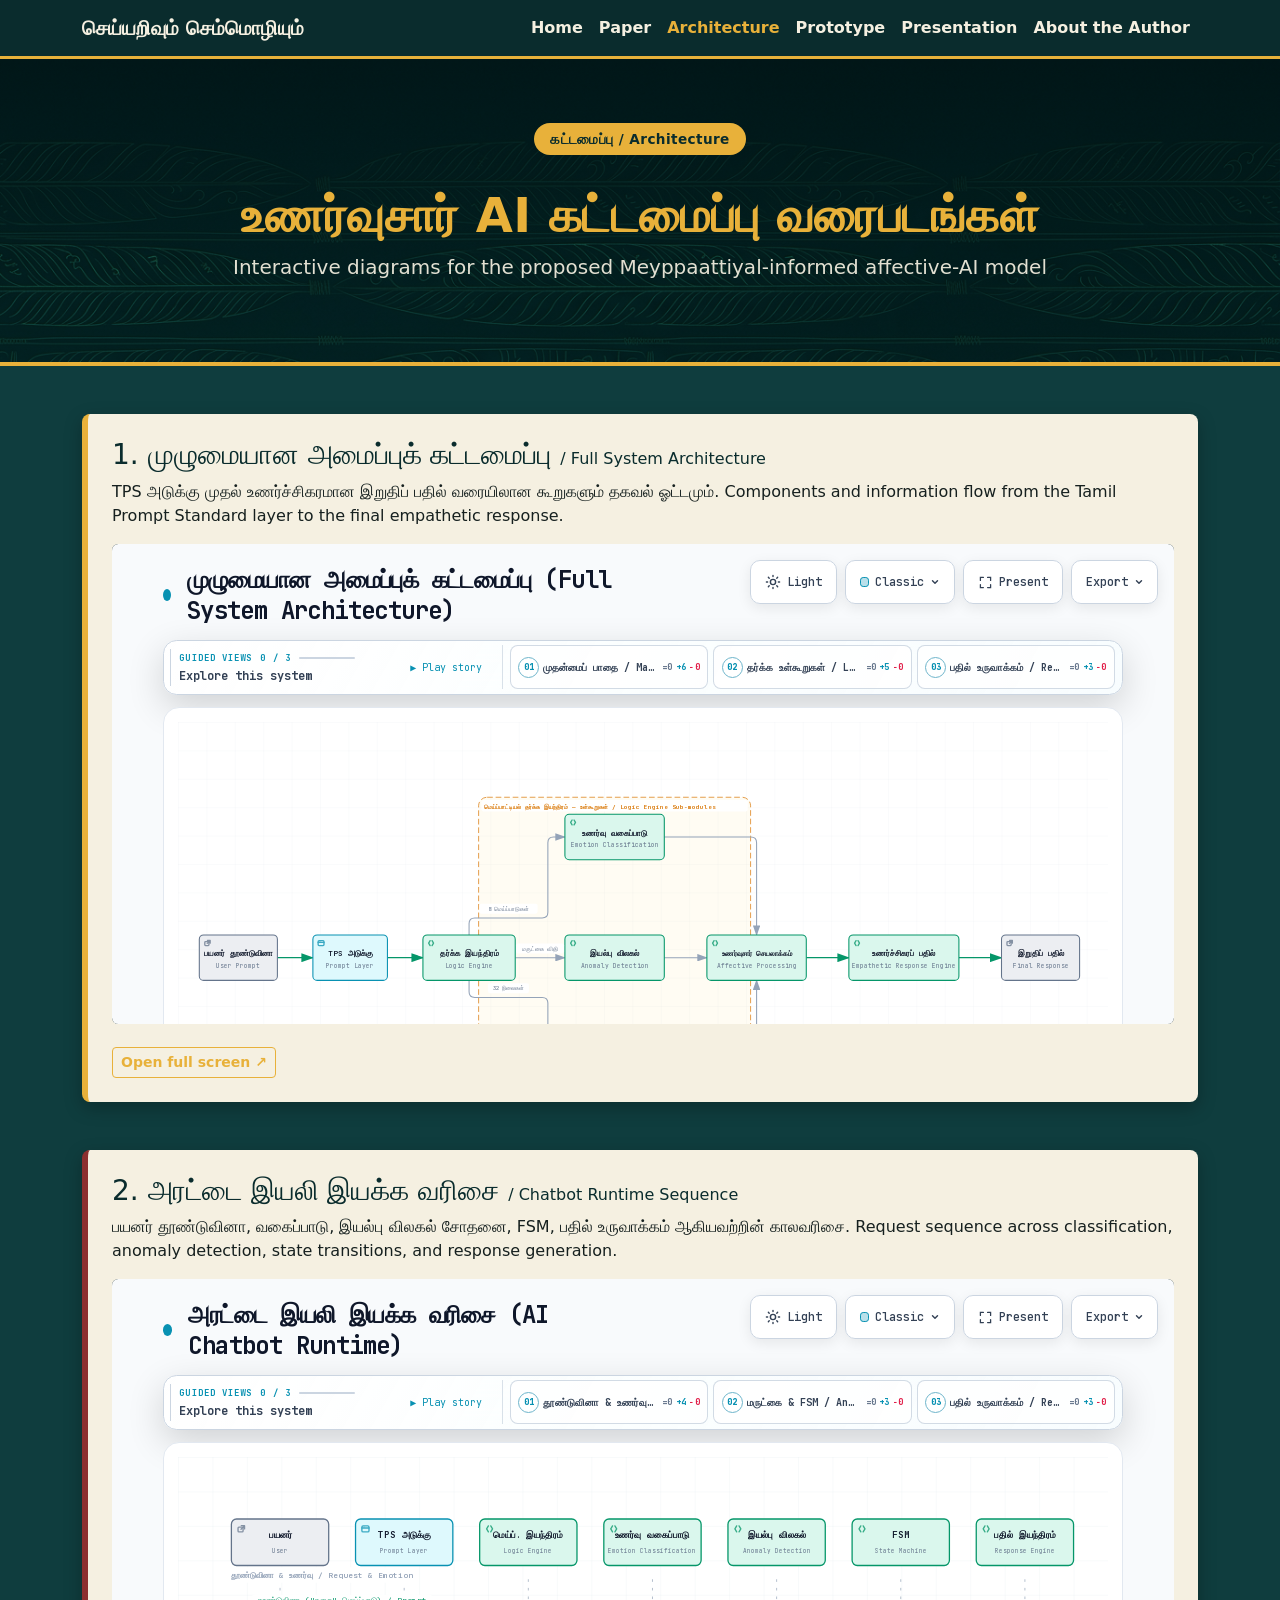
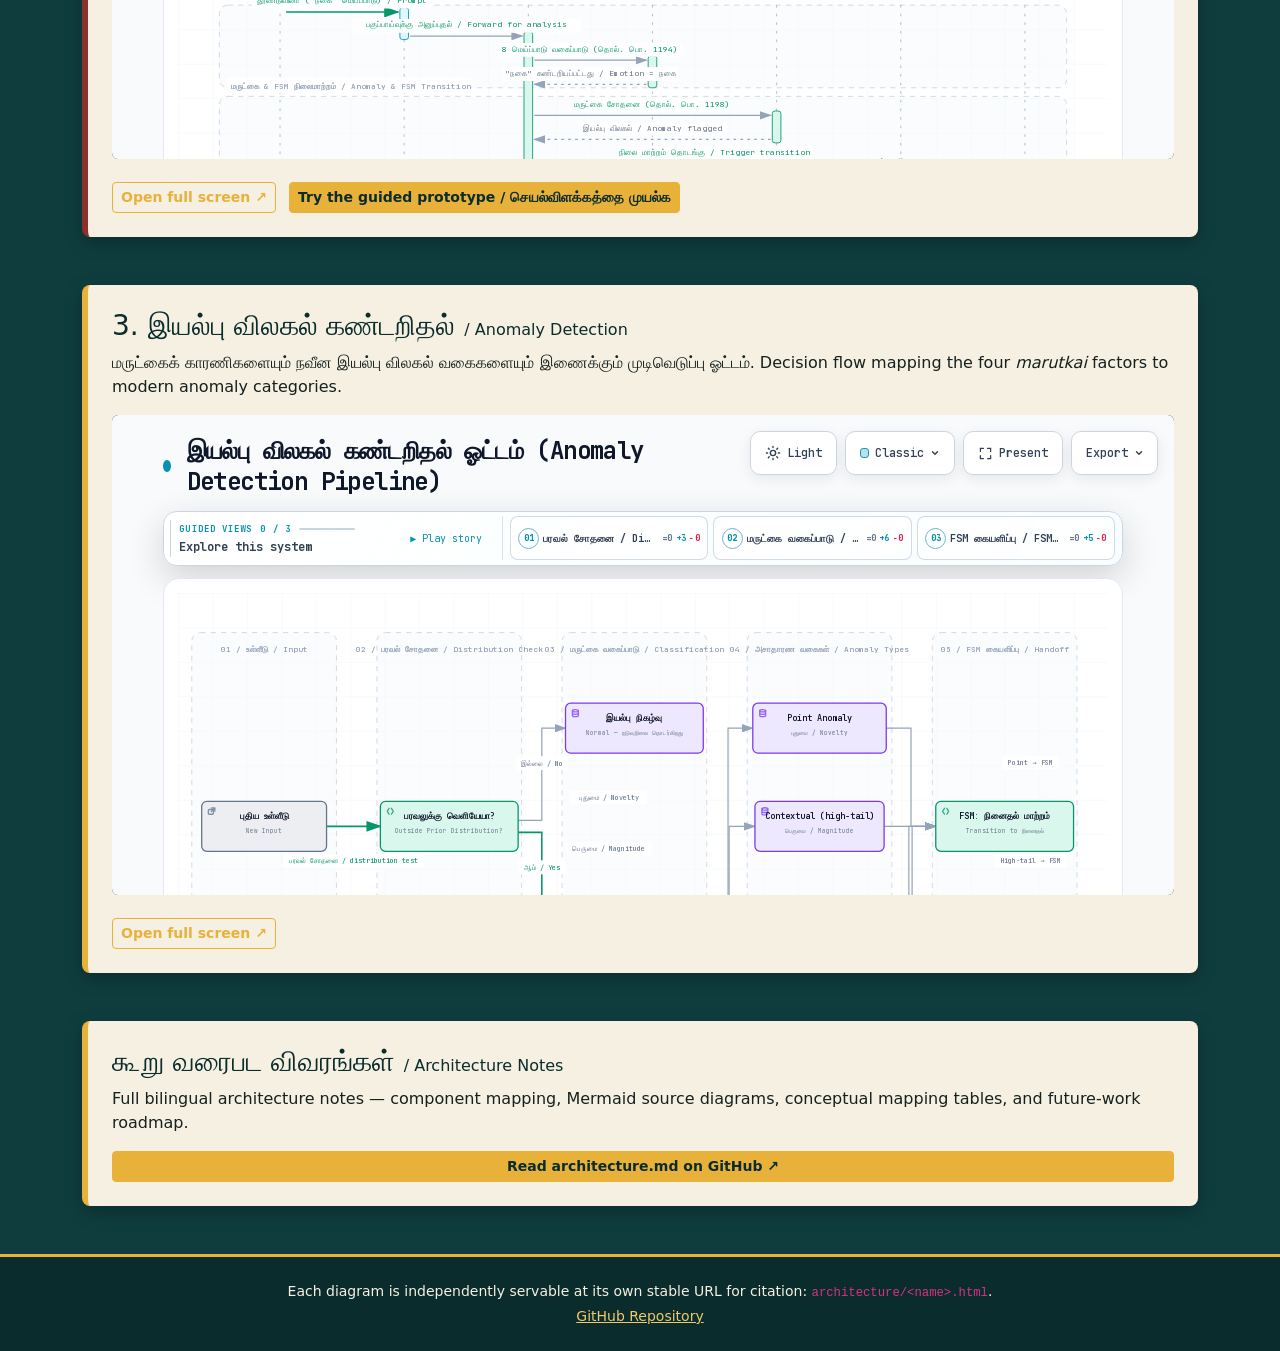
<file: docs/architecture.html>
<!DOCTYPE html>
<html lang="ta">
<head>
<meta charset="UTF-8">
<meta name="viewport" content="width=device-width, initial-scale=1.0">
<title>மெய்ப்பாட்டியல் AI Architecture — செய்யறிவும் செம்மொழியும்</title>
<meta name="description" content="Three interactive diagrams for the Meyppaattiyal-informed affective-AI architecture: full system, chatbot runtime, and anomaly detection.">
<link rel="canonical" href="https://kpassoubady.github.io/tholkappium-meyppaattiyal/architecture.html">

<!-- Open Graph / Facebook -->
<meta property="og:type" content="website">
<meta property="og:url" content="https://kpassoubady.github.io/tholkappium-meyppaattiyal/architecture.html">
<meta property="og:title" content="மெய்ப்பாட்டியல் AI Architecture — செய்யறிவும் செம்மொழியும்">
<meta property="og:description" content="Three interactive diagrams for the Meyppaattiyal-informed affective-AI architecture: full system, chatbot runtime, and anomaly detection.">
<meta property="og:image" content="https://kpassoubady.github.io/tholkappium-meyppaattiyal/assets/img/hero-og.jpg">
<meta property="og:image:width" content="1376">
<meta property="og:image:height" content="768">
<meta property="og:image:alt" content="Tolkappiyam Meyppaattiyal and artificial intelligence">
<meta property="og:site_name" content="Tolkappiyam Meyppaattiyal &amp; AI">
<meta property="og:locale" content="ta_IN">

<!-- Twitter -->
<meta name="twitter:card" content="summary_large_image">
<meta name="twitter:url" content="https://kpassoubady.github.io/tholkappium-meyppaattiyal/architecture.html">
<meta name="twitter:title" content="மெய்ப்பாட்டியல் AI Architecture — செய்யறிவும் செம்மொழியும்">
<meta name="twitter:description" content="Three interactive diagrams for the Meyppaattiyal-informed affective-AI architecture: full system, chatbot runtime, and anomaly detection.">
<meta name="twitter:image" content="https://kpassoubady.github.io/tholkappium-meyppaattiyal/assets/img/hero-og.jpg">
<meta name="twitter:image:alt" content="Tolkappiyam Meyppaattiyal and artificial intelligence">

<link rel="icon" type="image/png" href="assets/img/favicon.png">
<link href="https://cdn.jsdelivr.net/npm/bootstrap@5.3.3/dist/css/bootstrap.min.css" rel="stylesheet">
<link href="assets/css/theme.css" rel="stylesheet">
</head>
<body>

<nav class="navbar navbar-expand-lg navbar-dark site-nav sticky-top">
  <div class="container">
    <a class="navbar-brand" href="index.html">செய்யறிவும் செம்மொழியும்</a>
    <button class="navbar-toggler" type="button" data-bs-toggle="collapse" data-bs-target="#navMain" aria-controls="navMain" aria-expanded="false" aria-label="Toggle navigation" style="border-color:var(--gold)">
      <span class="navbar-toggler-icon"></span>
    </button>
    <div class="collapse navbar-collapse" id="navMain">
      <ul class="navbar-nav ms-auto">
        <li class="nav-item"><a class="nav-link" href="index.html">Home</a></li>
        <li class="nav-item"><a class="nav-link" href="paper.html">Paper</a></li>
        <li class="nav-item"><a class="nav-link active" href="architecture.html">Architecture</a></li>
        <li class="nav-item"><a class="nav-link" href="prototype.html">Prototype</a></li>
        <li class="nav-item"><a class="nav-link" href="presentation.html">Presentation</a></li>
        <li class="nav-item"><a class="nav-link" href="about.html">About the Author</a></li>
      </ul>
    </div>
  </div>
</nav>

<header class="hero py-5">
  <div class="container py-3 text-center">
    <span class="pill-badge mb-3">கட்டமைப்பு / Architecture</span>
    <h1 class="display-5 mt-3">உணர்வுசார் AI கட்டமைப்பு வரைபடங்கள்</h1>
    <p class="subtitle fs-5">Interactive diagrams for the proposed Meyppaattiyal-informed affective-AI model</p>
  </div>
</header>

<section class="py-5" style="background-color:var(--pine);">
  <div class="container">

    <div class="card card-accent p-4 mb-5" id="system-architecture">
      <h3>1. முழுமையான அமைப்புக் கட்டமைப்பு <span class="fs-6 fw-normal">/ Full System Architecture</span></h3>
      <p>TPS அடுக்கு முதல் உணர்ச்சிகரமான இறுதிப் பதில் வரையிலான கூறுகளும் தகவல் ஓட்டமும். Components and information flow from the Tamil Prompt Standard layer to the final empathetic response.</p>
      <div class="diagram-card">
        <iframe src="architecture/system-architecture.html" title="Full system architecture diagram" loading="lazy"></iframe>
      </div>
      <div class="mt-3">
        <a href="architecture/system-architecture.html" target="_blank" rel="noopener" class="btn btn-outline-gold btn-sm">Open full screen ↗</a>
      </div>
    </div>

    <div class="card card-accent maroon-accent p-4 mb-5" id="chatbot-runtime">
      <h3>2. அரட்டை இயலி இயக்க வரிசை <span class="fs-6 fw-normal">/ Chatbot Runtime Sequence</span></h3>
      <p>பயனர் தூண்டுவினா, வகைப்பாடு, இயல்பு விலகல் சோதனை, FSM, பதில் உருவாக்கம் ஆகியவற்றின் காலவரிசை. Request sequence across classification, anomaly detection, state transitions, and response generation.</p>
      <div class="diagram-card">
        <iframe src="architecture/chatbot-runtime.html" title="Chatbot runtime sequence diagram" loading="lazy"></iframe>
      </div>
      <div class="mt-3">
        <a href="architecture/chatbot-runtime.html" target="_blank" rel="noopener" class="btn btn-outline-gold btn-sm">Open full screen ↗</a>
        <a href="prototype.html" class="btn btn-gold btn-sm ms-2">Try the guided prototype / செயல்விளக்கத்தை முயல்க</a>
      </div>
    </div>

    <div class="card card-accent p-4 mb-5" id="anomaly-detection">
      <h3>3. இயல்பு விலகல் கண்டறிதல் <span class="fs-6 fw-normal">/ Anomaly Detection</span></h3>
      <p>மருட்கைக் காரணிகளையும் நவீன இயல்பு விலகல் வகைகளையும் இணைக்கும் முடிவெடுப்பு ஓட்டம். Decision flow mapping the four <em>marutkai</em> factors to modern anomaly categories.</p>
      <div class="diagram-card">
        <iframe src="architecture/anomaly-detection.html" title="Anomaly detection diagram" loading="lazy"></iframe>
      </div>
      <div class="mt-3">
        <a href="architecture/anomaly-detection.html" target="_blank" rel="noopener" class="btn btn-outline-gold btn-sm">Open full screen ↗</a>
      </div>
    </div>

    <div class="card card-accent p-4">
      <h3>கூறு வரைபட விவரங்கள் <span class="fs-6 fw-normal">/ Architecture Notes</span></h3>
      <p class="mb-3">Full bilingual architecture notes — component mapping, Mermaid source diagrams, conceptual mapping tables, and future-work roadmap.</p>
      <a href="https://github.com/kpassoubady/tholkappium-meyppaattiyal/blob/main/architecture/architecture.md" target="_blank" rel="noopener" class="btn btn-gold btn-sm">Read architecture.md on GitHub ↗</a>
    </div>

  </div>
</section>

<footer class="site-footer py-4">
  <div class="container text-center small">
    <p class="mb-1">Each diagram is independently servable at its own stable URL for citation: <code>architecture/&lt;name&gt;.html</code>.</p>
    <p class="mb-0"><a href="https://github.com/kpassoubady/tholkappium-meyppaattiyal" target="_blank" rel="noopener">GitHub Repository</a></p>
  </div>
</footer>

<script src="https://cdn.jsdelivr.net/npm/bootstrap@5.3.3/dist/js/bootstrap.bundle.min.js"></script>
</body>
</html>
</file>
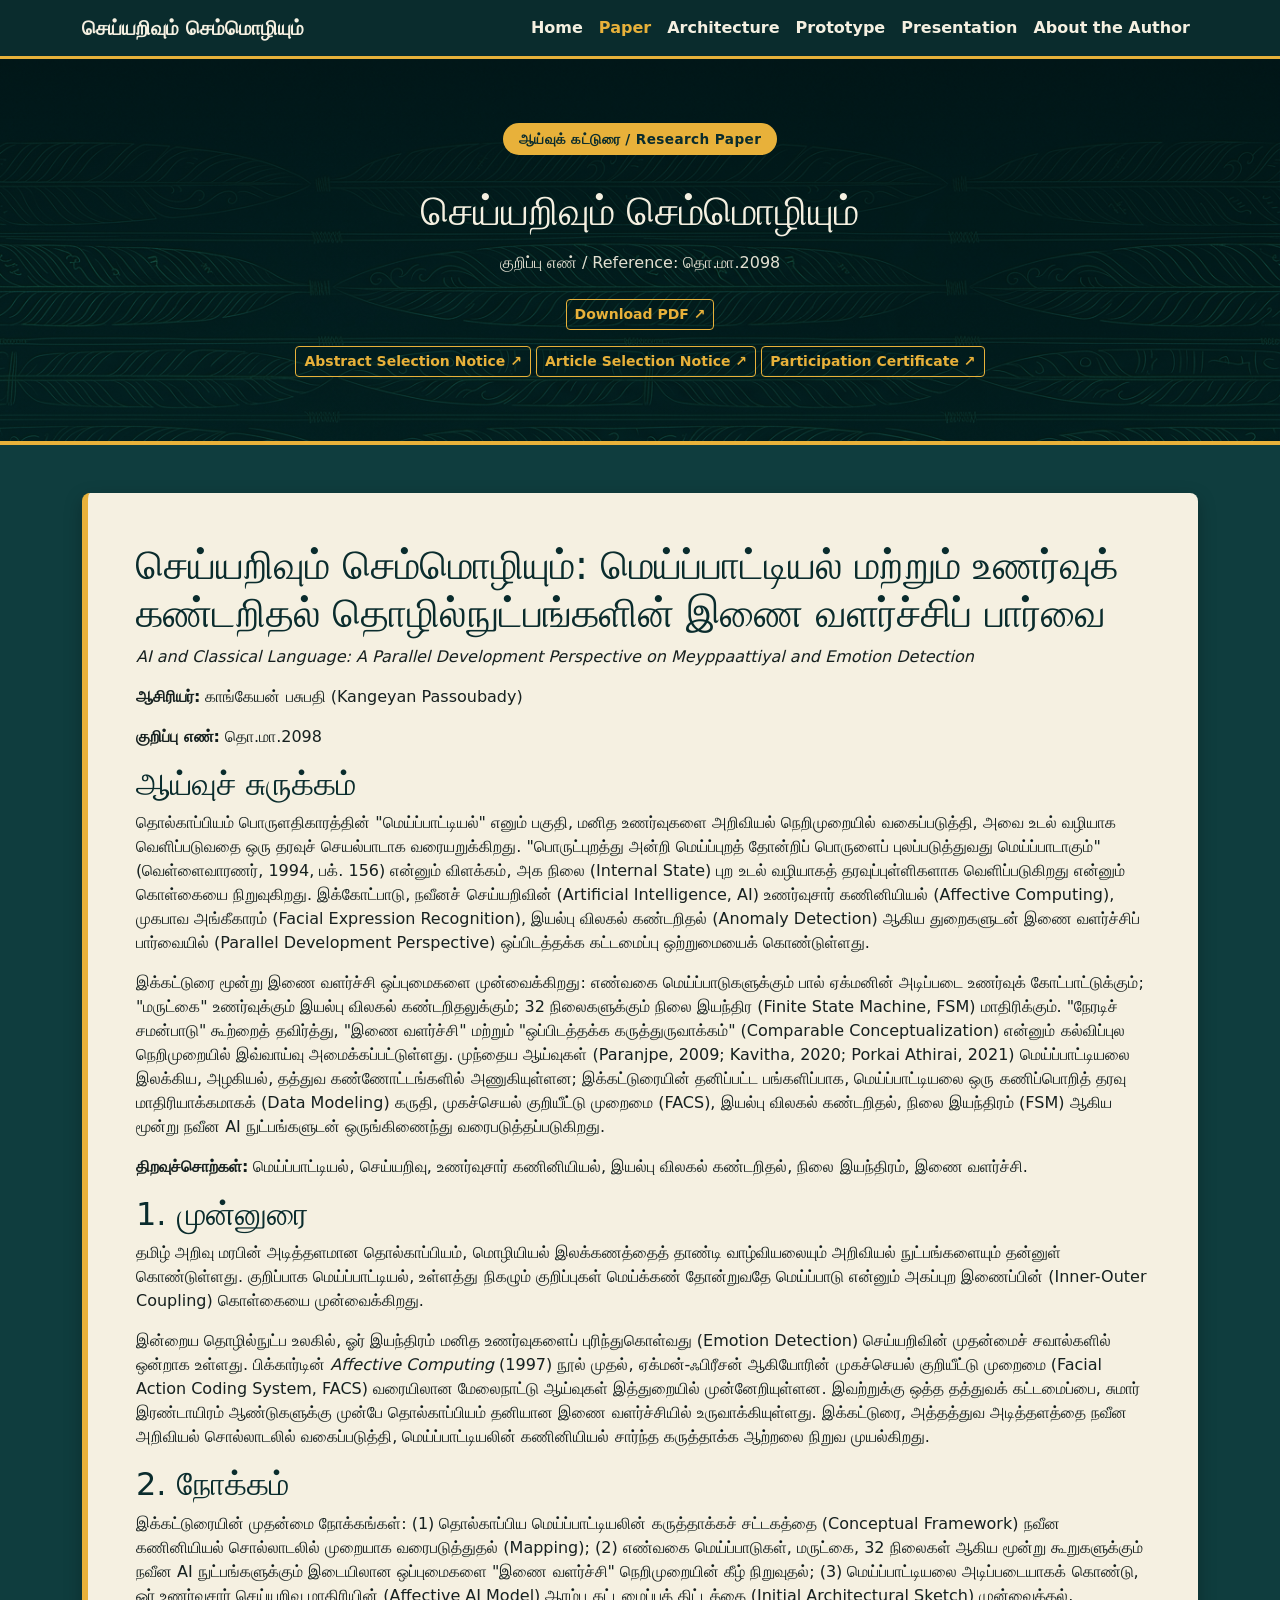
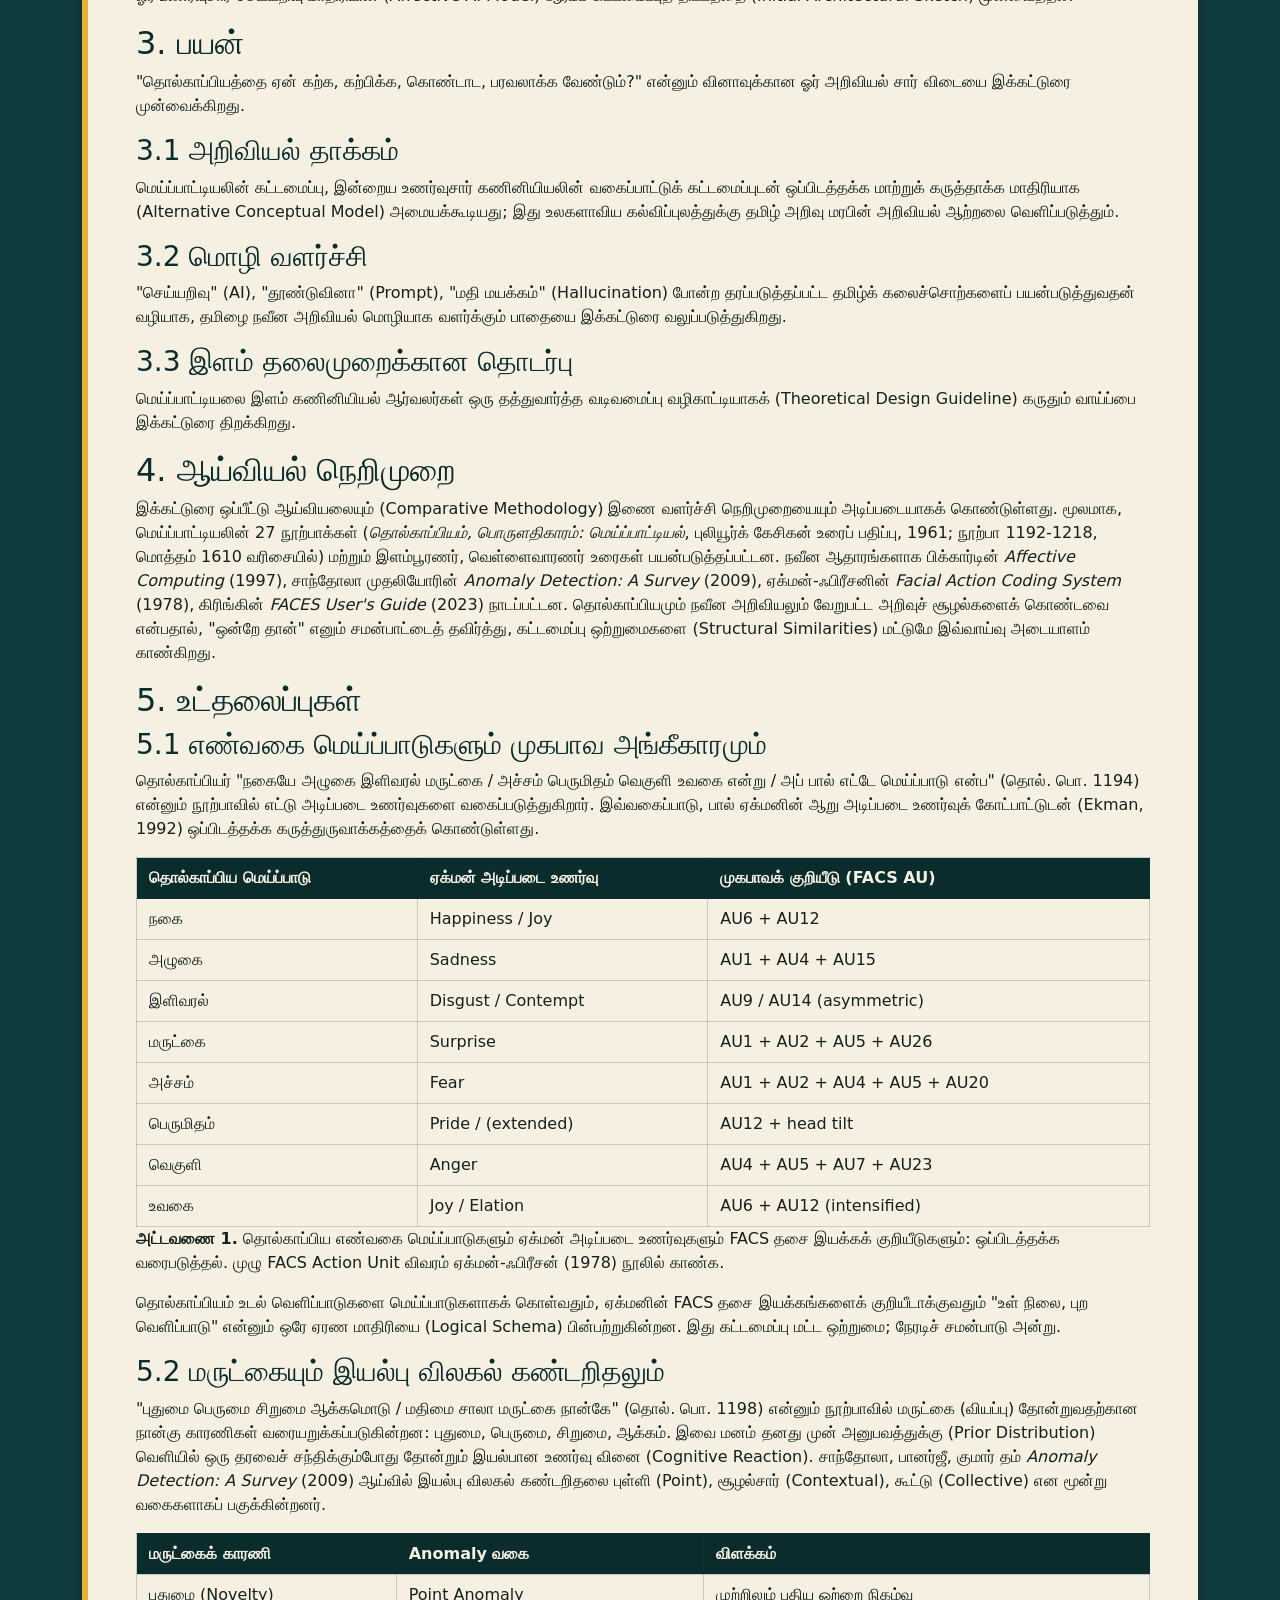
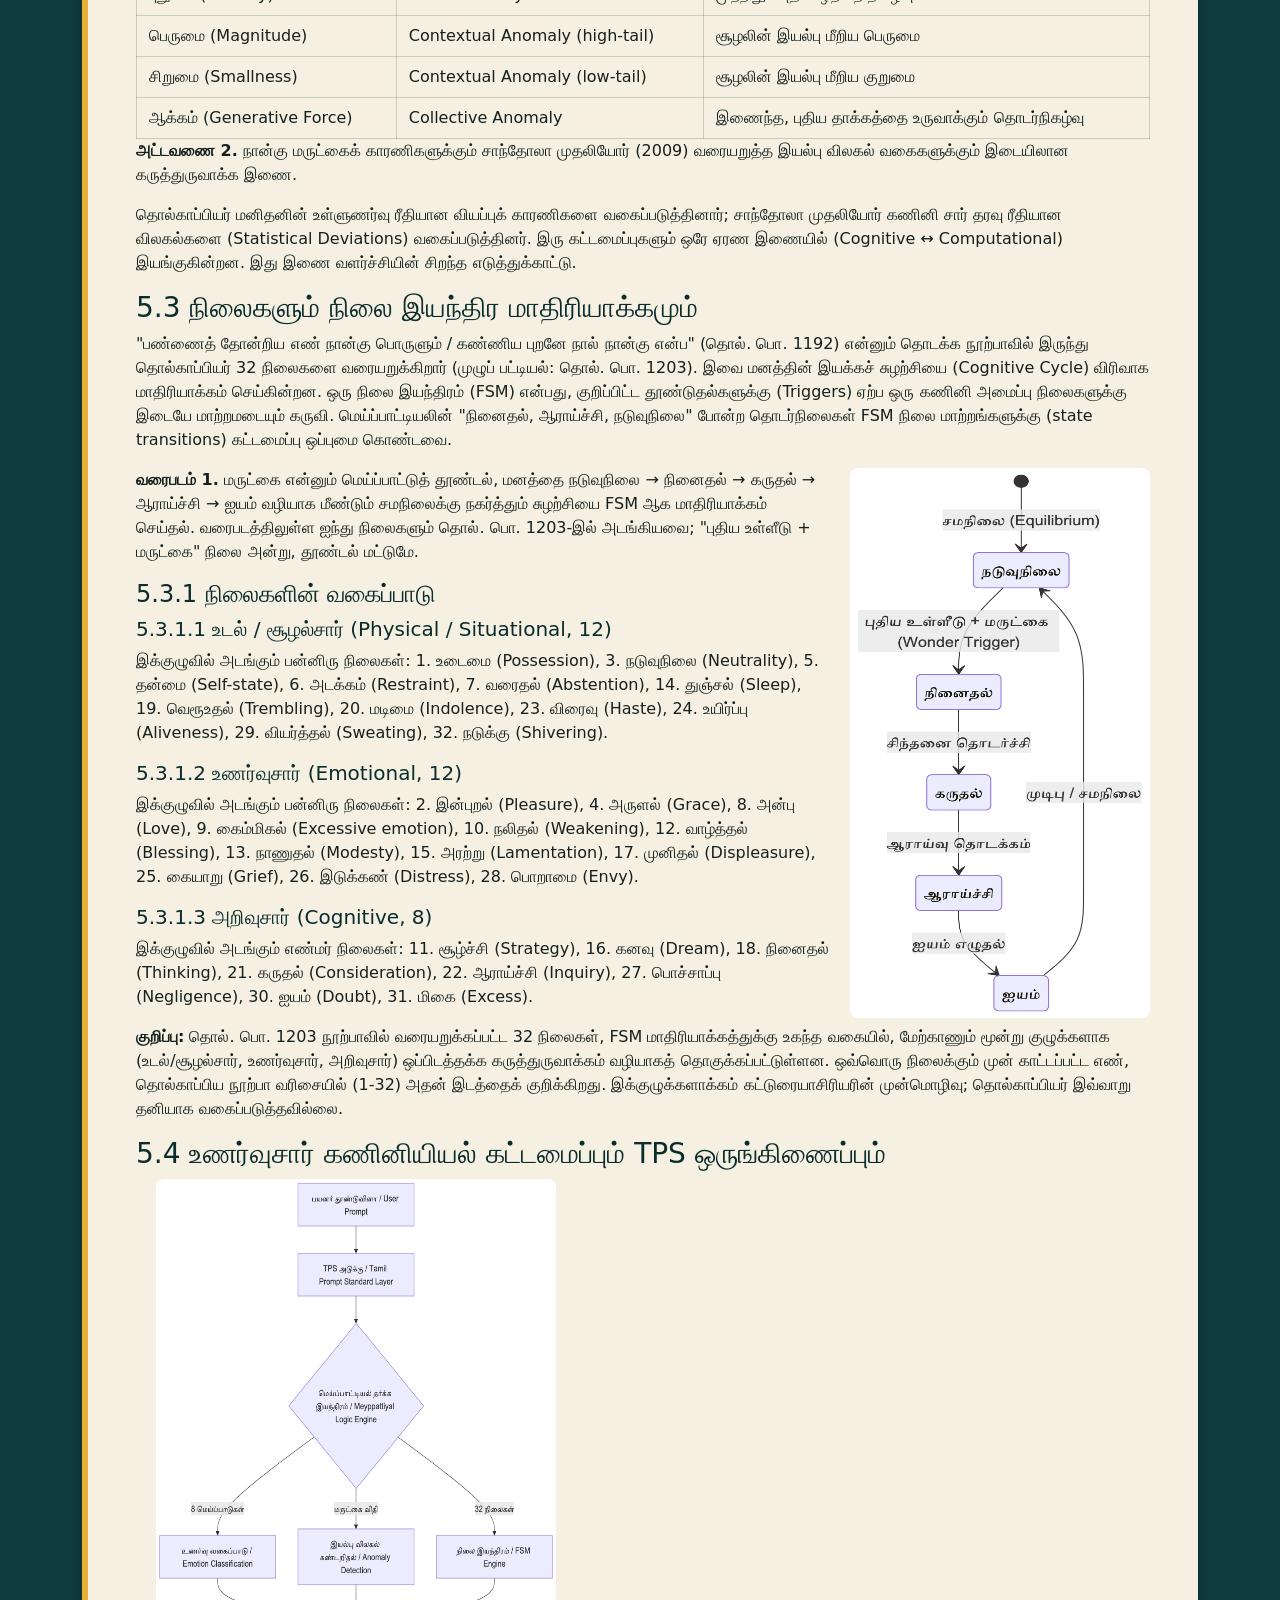
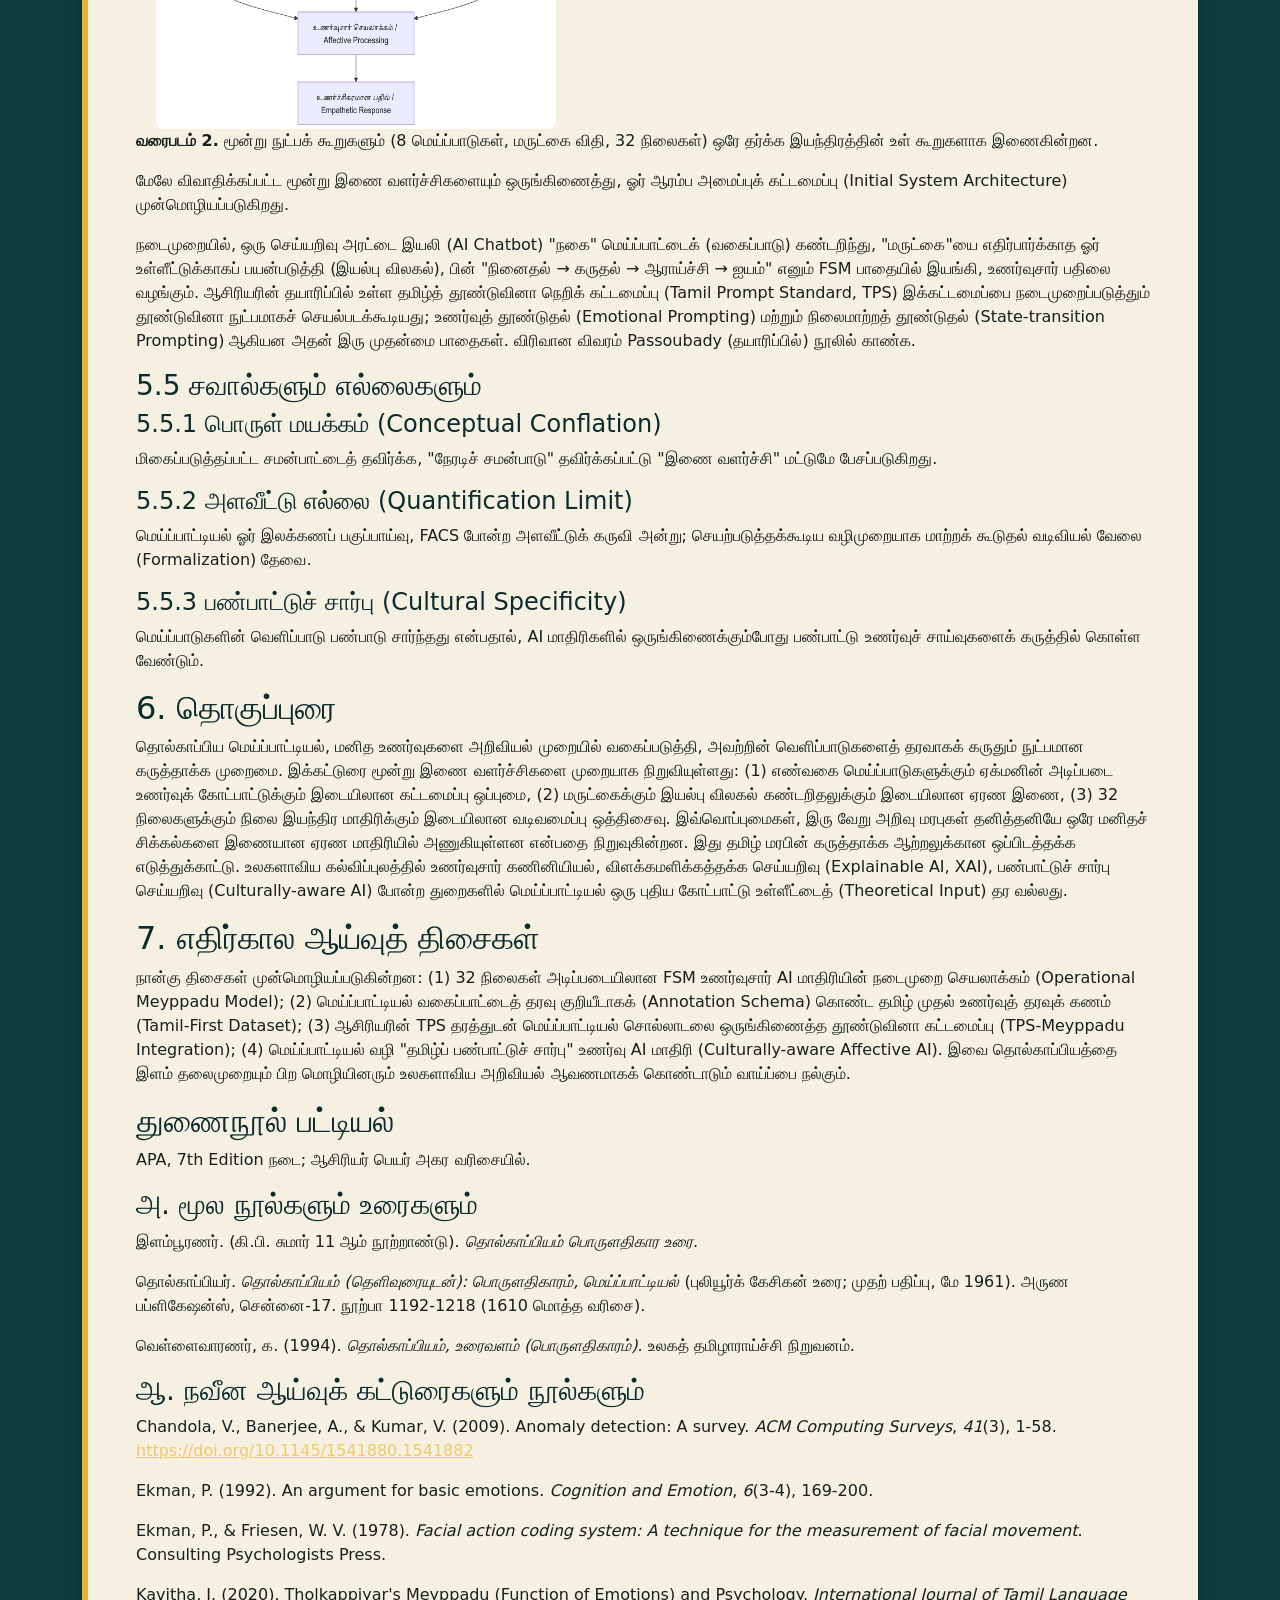
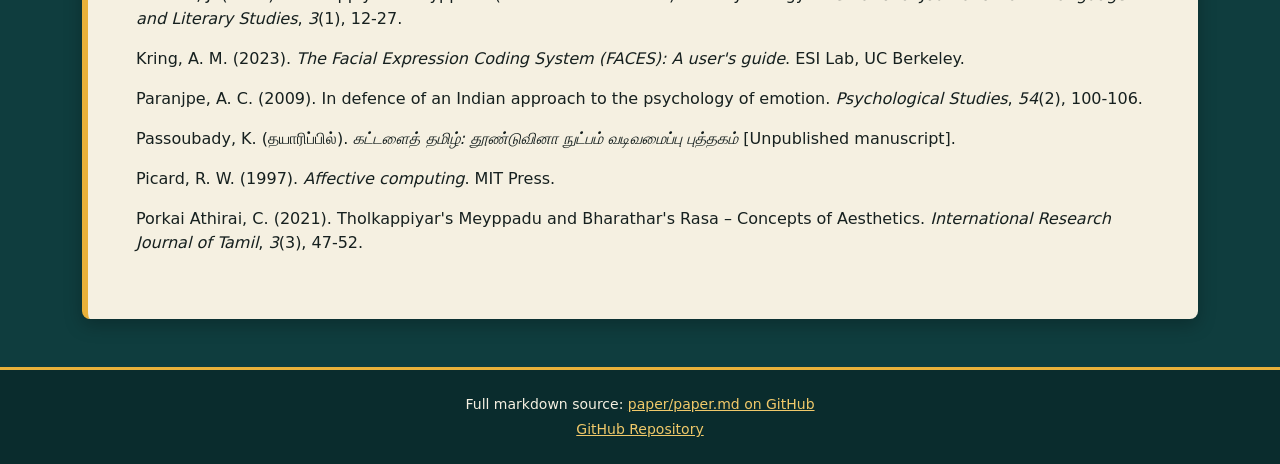
<file: docs/paper.html>
<!DOCTYPE html>
<html lang="ta">
<head>
<meta charset="UTF-8">
<meta name="viewport" content="width=device-width, initial-scale=1.0">
<title>செய்யறிவும் செம்மொழியும் — Full Research Paper | Meyppaattiyal and AI</title>
<meta name="description" content="Full bilingual research paper: செய்யறிவும் செம்மொழியும் — Meyppaattiyal and emotion-detection AI, a parallel development perspective.">
<link rel="canonical" href="https://kpassoubady.github.io/tholkappium-meyppaattiyal/paper.html">

<!-- Open Graph / Facebook -->
<meta property="og:type" content="article">
<meta property="og:url" content="https://kpassoubady.github.io/tholkappium-meyppaattiyal/paper.html">
<meta property="og:title" content="செய்யறிவும் செம்மொழியும் — Full Research Paper | Meyppaattiyal and AI">
<meta property="og:description" content="Full bilingual research paper: செய்யறிவும் செம்மொழியும் — Meyppaattiyal and emotion-detection AI, a parallel development perspective.">
<meta property="og:image" content="https://kpassoubady.github.io/tholkappium-meyppaattiyal/assets/img/hero-og.jpg">
<meta property="og:image:width" content="1376">
<meta property="og:image:height" content="768">
<meta property="og:image:alt" content="Tolkappiyam Meyppaattiyal and artificial intelligence">
<meta property="og:site_name" content="Tolkappiyam Meyppaattiyal &amp; AI">
<meta property="og:locale" content="ta_IN">

<!-- Twitter -->
<meta name="twitter:card" content="summary_large_image">
<meta name="twitter:url" content="https://kpassoubady.github.io/tholkappium-meyppaattiyal/paper.html">
<meta name="twitter:title" content="செய்யறிவும் செம்மொழியும் — Full Research Paper | Meyppaattiyal and AI">
<meta name="twitter:description" content="Full bilingual research paper: செய்யறிவும் செம்மொழியும் — Meyppaattiyal and emotion-detection AI, a parallel development perspective.">
<meta name="twitter:image" content="https://kpassoubady.github.io/tholkappium-meyppaattiyal/assets/img/hero-og.jpg">
<meta name="twitter:image:alt" content="Tolkappiyam Meyppaattiyal and artificial intelligence">

<!-- Structured Data -->
<script type="application/ld+json">
{
  "@context": "https://schema.org",
  "@graph": [
    {
      "@type": "WebSite",
      "url": "https://kpassoubady.github.io/tholkappium-meyppaattiyal/",
      "name": "Tolkappiyam Meyppaattiyal & AI",
      "description": "A Tamil research paper comparing the Tolkappiyam's Meyppaattiyal with modern emotion-detection AI.",
      "inLanguage": ["ta", "en"],
      "author": {
        "@id": "https://kpassoubady.github.io/tholkappium-meyppaattiyal/#person"
      }
    },
    {
      "@type": "Person",
      "@id": "https://kpassoubady.github.io/tholkappium-meyppaattiyal/#person",
      "name": "Kangeyan Passoubady",
      "url": "https://kpassoubady.github.io/tholkappium-meyppaattiyal/about.html",
      "sameAs": [
        "https://github.com/kpassoubady",
        "https://www.linkedin.com/in/kpassoubady/"
      ]
    },
    {
      "@type": "ScholarlyArticle",
      "headline": "செய்யறிவும் செம்மொழியும் — Tolkappiyam Meyppaattiyal & AI",
      "author": {
        "@id": "https://kpassoubady.github.io/tholkappium-meyppaattiyal/#person"
      },
      "datePublished": "2026-09-19",
      "dateModified": "2026-10-02",
      "description": "This study examines the Meyppaattiyal section of the Tolkappiyam as a scientific framework for classifying human emotions and physical responses, comparing it with modern Affective Computing.",
      "image": "https://kpassoubady.github.io/tholkappium-meyppaattiyal/assets/img/hero-og.jpg",
      "inLanguage": ["ta", "en"],
      "mainEntityOfPage": {
        "@type": "WebPage",
        "@id": "https://kpassoubady.github.io/tholkappium-meyppaattiyal/paper.html"
      },
      "url": "https://kpassoubady.github.io/tholkappium-meyppaattiyal/paper.html",
      "license": "https://creativecommons.org/licenses/by/4.0/",
      "publisher": {
        "@type": "Organization",
        "name": "2nd World Tolkappiyam Research Conference, Toronto 2026"
      }
    }
  ]
}
</script>

<link rel="icon" type="image/png" href="assets/img/favicon.png">
<link href="https://cdn.jsdelivr.net/npm/bootstrap@5.3.3/dist/css/bootstrap.min.css" rel="stylesheet">
<link href="assets/css/theme.css" rel="stylesheet">
</head>
<body>

<nav class="navbar navbar-expand-lg navbar-dark site-nav sticky-top">
  <div class="container">
    <a class="navbar-brand" href="index.html">செய்யறிவும் செம்மொழியும்</a>
    <button class="navbar-toggler" type="button" data-bs-toggle="collapse" data-bs-target="#navMain" aria-controls="navMain" aria-expanded="false" aria-label="Toggle navigation" style="border-color:var(--gold)">
      <span class="navbar-toggler-icon"></span>
    </button>
    <div class="collapse navbar-collapse" id="navMain">
      <ul class="navbar-nav ms-auto">
        <li class="nav-item"><a class="nav-link" href="index.html">Home</a></li>
        <li class="nav-item"><a class="nav-link active" href="paper.html">Paper</a></li>
        <li class="nav-item"><a class="nav-link" href="architecture.html">Architecture</a></li>
        <li class="nav-item"><a class="nav-link" href="prototype.html">Prototype</a></li>
        <li class="nav-item"><a class="nav-link" href="presentation.html">Presentation</a></li>
        <li class="nav-item"><a class="nav-link" href="about.html">About the Author</a></li>
      </ul>
    </div>
  </div>
</nav>

<header class="hero py-5">
  <div class="container py-3 text-center">
    <span class="pill-badge mb-3">ஆய்வுக் கட்டுரை / Research Paper</span>
    <p class="display-6 mt-3">செய்யறிவும் செம்மொழியும்</p>
    <p class="subtitle">குறிப்பு எண் / Reference: தொ.மா.2098</p>
    <a href="assets/paper.pdf" target="_blank" rel="noopener" class="btn btn-outline-gold btn-sm mt-2">Download PDF ↗</a>
    <div class="mt-3">
      <a href="assets/abstract-selection-notice.pdf" target="_blank" rel="noopener" class="btn btn-outline-gold btn-sm">Abstract Selection Notice ↗</a>
      <a href="assets/article-selection-notice.pdf" target="_blank" rel="noopener" class="btn btn-outline-gold btn-sm">Article Selection Notice ↗</a>
      <a href="assets/conference-participation-certificate.pdf" target="_blank" rel="noopener" class="btn btn-outline-gold btn-sm">Participation Certificate ↗</a>
    </div>
  </div>
</header>

<section class="py-5" style="background-color:var(--pine);">
  <div class="container">
    <div class="card card-accent p-4 p-lg-5">
      <article class="paper" id="paper-content">
<h1>செய்யறிவும் செம்மொழியும்: மெய்ப்பாட்டியல் மற்றும் உணர்வுக் கண்டறிதல் தொழில்நுட்பங்களின் இணை வளர்ச்சிப் பார்வை</h1>
<p><em>AI and Classical Language: A Parallel Development Perspective on Meyppaattiyal and Emotion Detection</em></p>
<p><strong>ஆசிரியர்:</strong> காங்கேயன் பசுபதி (Kangeyan Passoubady)</p>
<p><strong>குறிப்பு எண்:</strong> தொ.மா.2098</p>
<h2>ஆய்வுச் சுருக்கம்</h2>
<p>தொல்காப்பியம் பொருளதிகாரத்தின் &quot;மெய்ப்பாட்டியல்&quot; எனும் பகுதி, மனித உணர்வுகளை அறிவியல் நெறிமுறையில் வகைப்படுத்தி, அவை உடல் வழியாக வெளிப்படுவதை ஒரு தரவுச் செயல்பாடாக வரையறுக்கிறது. &quot;பொருட்புறத்து அன்றி மெய்ப்புறத் தோன்றிப் பொருளைப் புலப்படுத்துவது மெய்ப்பாடாகும்&quot; (வெள்ளைவாரணர், 1994, பக். 156) என்னும் விளக்கம், அக நிலை (Internal State) புற உடல் வழியாகத் தரவுப்புள்ளிகளாக வெளிப்படுகிறது என்னும் கொள்கையை நிறுவுகிறது. இக்கோட்பாடு, நவீனச் செய்யறிவின் (Artificial Intelligence, AI) உணர்வுசார் கணினியியல் (Affective Computing), முகபாவ அங்கீகாரம் (Facial Expression Recognition), இயல்பு விலகல் கண்டறிதல் (Anomaly Detection) ஆகிய துறைகளுடன் இணை வளர்ச்சிப் பார்வையில் (Parallel Development Perspective) ஒப்பிடத்தக்க கட்டமைப்பு ஒற்றுமையைக் கொண்டுள்ளது.</p>
<p>இக்கட்டுரை மூன்று இணை வளர்ச்சி ஒப்புமைகளை முன்வைக்கிறது: எண்வகை மெய்ப்பாடுகளுக்கும் பால் ஏக்மனின் அடிப்படை உணர்வுக் கோட்பாட்டுக்கும்; &quot;மருட்கை&quot; உணர்வுக்கும் இயல்பு விலகல் கண்டறிதலுக்கும்; 32 நிலைகளுக்கும் நிலை இயந்திர (Finite State Machine, FSM) மாதிரிக்கும். &quot;நேரடிச் சமன்பாடு&quot; கூற்றைத் தவிர்த்து, &quot;இணை வளர்ச்சி&quot; மற்றும் &quot;ஒப்பிடத்தக்க கருத்துருவாக்கம்&quot; (Comparable Conceptualization) என்னும் கல்விப்புல நெறிமுறையில் இவ்வாய்வு அமைக்கப்பட்டுள்ளது. முந்தைய ஆய்வுகள் (Paranjpe, 2009; Kavitha, 2020; Porkai Athirai, 2021) மெய்ப்பாட்டியலை இலக்கிய, அழகியல், தத்துவ கண்ணோட்டங்களில் அணுகியுள்ளன; இக்கட்டுரையின் தனிப்பட்ட பங்களிப்பாக, மெய்ப்பாட்டியலை ஒரு கணிப்பொறித் தரவு மாதிரியாக்கமாகக் (Data Modeling) கருதி, முகச்செயல் குறியீட்டு முறைமை (FACS), இயல்பு விலகல் கண்டறிதல், நிலை இயந்திரம் (FSM) ஆகிய மூன்று நவீன AI நுட்பங்களுடன் ஒருங்கிணைந்து வரைபடுத்தப்படுகிறது.</p>
<p><strong>திறவுச்சொற்கள்:</strong> மெய்ப்பாட்டியல், செய்யறிவு, உணர்வுசார் கணினியியல், இயல்பு விலகல் கண்டறிதல், நிலை இயந்திரம், இணை வளர்ச்சி.</p>
<h2>1. முன்னுரை</h2>
<p>தமிழ் அறிவு மரபின் அடித்தளமான தொல்காப்பியம், மொழியியல் இலக்கணத்தைத் தாண்டி வாழ்வியலையும் அறிவியல் நுட்பங்களையும் தன்னுள் கொண்டுள்ளது. குறிப்பாக மெய்ப்பாட்டியல், உள்ளத்து நிகழும் குறிப்புகள் மெய்க்கண் தோன்றுவதே மெய்ப்பாடு என்னும் அகப்புற இணைப்பின் (Inner-Outer Coupling) கொள்கையை முன்வைக்கிறது.</p>
<p>இன்றைய தொழில்நுட்ப உலகில், ஓர் இயந்திரம் மனித உணர்வுகளைப் புரிந்துகொள்வது (Emotion Detection) செய்யறிவின் முதன்மைச் சவால்களில் ஒன்றாக உள்ளது. பிக்கார்டின் <em>Affective Computing</em> (1997) நூல் முதல், ஏக்மன்-ஃபிரீசன் ஆகியோரின் முகச்செயல் குறியீட்டு முறைமை (Facial Action Coding System, FACS) வரையிலான மேலைநாட்டு ஆய்வுகள் இத்துறையில் முன்னேறியுள்ளன. இவற்றுக்கு ஒத்த தத்துவக் கட்டமைப்பை, சுமார் இரண்டாயிரம் ஆண்டுகளுக்கு முன்பே தொல்காப்பியம் தனியான இணை வளர்ச்சியில் உருவாக்கியுள்ளது. இக்கட்டுரை, அத்தத்துவ அடித்தளத்தை நவீன அறிவியல் சொல்லாடலில் வகைப்படுத்தி, மெய்ப்பாட்டியலின் கணினியியல் சார்ந்த கருத்தாக்க ஆற்றலை நிறுவ முயல்கிறது.</p>
<h2>2. நோக்கம்</h2>
<p>இக்கட்டுரையின் முதன்மை நோக்கங்கள்: (1) தொல்காப்பிய மெய்ப்பாட்டியலின் கருத்தாக்கச் சட்டகத்தை (Conceptual Framework) நவீன கணினியியல் சொல்லாடலில் முறையாக வரைபடுத்துதல் (Mapping); (2) எண்வகை மெய்ப்பாடுகள், மருட்கை, 32 நிலைகள் ஆகிய மூன்று கூறுகளுக்கும் நவீன AI நுட்பங்களுக்கும் இடையிலான ஒப்புமைகளை &quot;இணை வளர்ச்சி&quot; நெறிமுறையின் கீழ் நிறுவுதல்; (3) மெய்ப்பாட்டியலை அடிப்படையாகக் கொண்டு, ஓர் உணர்வுசார் செய்யறிவு மாதிரியின் (Affective AI Model) ஆரம்ப கட்டமைப்புத் திட்டத்தை (Initial Architectural Sketch) முன்வைத்தல்.</p>
<h2>3. பயன்</h2>
<p>&quot;தொல்காப்பியத்தை ஏன் கற்க, கற்பிக்க, கொண்டாட, பரவலாக்க வேண்டும்?&quot; என்னும் வினாவுக்கான ஓர் அறிவியல் சார் விடையை இக்கட்டுரை முன்வைக்கிறது.</p>
<h3>3.1 அறிவியல் தாக்கம்</h3>
<p>மெய்ப்பாட்டியலின் கட்டமைப்பு, இன்றைய உணர்வுசார் கணினியியலின் வகைப்பாட்டுக் கட்டமைப்புடன் ஒப்பிடத்தக்க மாற்றுக் கருத்தாக்க மாதிரியாக (Alternative Conceptual Model) அமையக்கூடியது; இது உலகளாவிய கல்விப்புலத்துக்கு தமிழ் அறிவு மரபின் அறிவியல் ஆற்றலை வெளிப்படுத்தும்.</p>
<h3>3.2 மொழி வளர்ச்சி</h3>
<p>&quot;செய்யறிவு&quot; (AI), &quot;தூண்டுவினா&quot; (Prompt), &quot;மதி மயக்கம்&quot; (Hallucination) போன்ற தரப்படுத்தப்பட்ட தமிழ்க் கலைச்சொற்களைப் பயன்படுத்துவதன் வழியாக, தமிழை நவீன அறிவியல் மொழியாக வளர்க்கும் பாதையை இக்கட்டுரை வலுப்படுத்துகிறது.</p>
<h3>3.3 இளம் தலைமுறைக்கான தொடர்பு</h3>
<p>மெய்ப்பாட்டியலை இளம் கணினியியல் ஆர்வலர்கள் ஒரு தத்துவார்த்த வடிவமைப்பு வழிகாட்டியாகக் (Theoretical Design Guideline) கருதும் வாய்ப்பை இக்கட்டுரை திறக்கிறது.</p>
<h2>4. ஆய்வியல் நெறிமுறை</h2>
<p>இக்கட்டுரை ஒப்பீட்டு ஆய்வியலையும் (Comparative Methodology) இணை வளர்ச்சி நெறிமுறையையும் அடிப்படையாகக் கொண்டுள்ளது. மூலமாக, மெய்ப்பாட்டியலின் 27 நூற்பாக்கள் (<em>தொல்காப்பியம், பொருளதிகாரம்: மெய்ப்பாட்டியல்</em>, புலியூர்க் கேசிகன் உரைப் பதிப்பு, 1961; நூற்பா 1192-1218, மொத்தம் 1610 வரிசையில்) மற்றும் இளம்பூரணர், வெள்ளைவாரணர் உரைகள் பயன்படுத்தப்பட்டன. நவீன ஆதாரங்களாக பிக்கார்டின் <em>Affective Computing</em> (1997), சாந்தோலா முதலியோரின் <em>Anomaly Detection: A Survey</em> (2009), ஏக்மன்-ஃபிரீசனின் <em>Facial Action Coding System</em> (1978), கிரிங்கின் <em>FACES User&#39;s Guide</em> (2023) நாடப்பட்டன. தொல்காப்பியமும் நவீன அறிவியலும் வேறுபட்ட அறிவுச் சூழல்களைக் கொண்டவை என்பதால், &quot;ஒன்றே தான்&quot; எனும் சமன்பாட்டைத் தவிர்த்து, கட்டமைப்பு ஒற்றுமைகளை (Structural Similarities) மட்டுமே இவ்வாய்வு அடையாளம் காண்கிறது.</p>
<h2>5. உட்தலைப்புகள்</h2>
<h3>5.1 எண்வகை மெய்ப்பாடுகளும் முகபாவ அங்கீகாரமும்</h3>
<p>தொல்காப்பியர் &quot;நகையே அழுகை இளிவரல் மருட்கை / அச்சம் பெருமிதம் வெகுளி உவகை என்று / அப் பால் எட்டே மெய்ப்பாடு என்ப&quot; (தொல். பொ. 1194) என்னும் நூற்பாவில் எட்டு அடிப்படை உணர்வுகளை வகைப்படுத்துகிறார். இவ்வகைப்பாடு, பால் ஏக்மனின் ஆறு அடிப்படை உணர்வுக் கோட்பாட்டுடன் (Ekman, 1992) ஒப்பிடத்தக்க கருத்துருவாக்கத்தைக் கொண்டுள்ளது.</p>
<table>
<thead>
<tr>
<th>தொல்காப்பிய மெய்ப்பாடு</th>
<th>ஏக்மன் அடிப்படை உணர்வு</th>
<th>முகபாவக் குறியீடு (FACS AU)</th>
</tr>
</thead>
<tbody><tr>
<td>நகை</td>
<td>Happiness / Joy</td>
<td>AU6 + AU12</td>
</tr>
<tr>
<td>அழுகை</td>
<td>Sadness</td>
<td>AU1 + AU4 + AU15</td>
</tr>
<tr>
<td>இளிவரல்</td>
<td>Disgust / Contempt</td>
<td>AU9 / AU14 (asymmetric)</td>
</tr>
<tr>
<td>மருட்கை</td>
<td>Surprise</td>
<td>AU1 + AU2 + AU5 + AU26</td>
</tr>
<tr>
<td>அச்சம்</td>
<td>Fear</td>
<td>AU1 + AU2 + AU4 + AU5 + AU20</td>
</tr>
<tr>
<td>பெருமிதம்</td>
<td>Pride / (extended)</td>
<td>AU12 + head tilt</td>
</tr>
<tr>
<td>வெகுளி</td>
<td>Anger</td>
<td>AU4 + AU5 + AU7 + AU23</td>
</tr>
<tr>
<td>உவகை</td>
<td>Joy / Elation</td>
<td>AU6 + AU12 (intensified)</td>
</tr>
</tbody></table>
<p><strong>அட்டவணை 1.</strong> தொல்காப்பிய எண்வகை மெய்ப்பாடுகளும் ஏக்மன் அடிப்படை உணர்வுகளும் FACS தசை இயக்கக் குறியீடுகளும்: ஒப்பிடத்தக்க வரைபடுத்தல். முழு FACS Action Unit விவரம் ஏக்மன்-ஃபிரீசன் (1978) நூலில் காண்க.</p>
<p>தொல்காப்பியம் உடல் வெளிப்பாடுகளை மெய்ப்பாடுகளாகக் கொள்வதும், ஏக்மனின் FACS தசை இயக்கங்களைக் குறியீடாக்குவதும் &quot;உள் நிலை, புற வெளிப்பாடு&quot; என்னும் ஒரே ஏரண மாதிரியை (Logical Schema) பின்பற்றுகின்றன. இது கட்டமைப்பு மட்ட ஒற்றுமை; நேரடிச் சமன்பாடு அன்று.</p>
<h3>5.2 மருட்கையும் இயல்பு விலகல் கண்டறிதலும்</h3>
<p>&quot;புதுமை பெருமை சிறுமை ஆக்கமொடு / மதிமை சாலா மருட்கை நான்கே&quot; (தொல். பொ. 1198) என்னும் நூற்பாவில் மருட்கை (வியப்பு) தோன்றுவதற்கான நான்கு காரணிகள் வரையறுக்கப்படுகின்றன: புதுமை, பெருமை, சிறுமை, ஆக்கம். இவை மனம் தனது முன் அனுபவத்துக்கு (Prior Distribution) வெளியில் ஒரு தரவைச் சந்திக்கும்போது தோன்றும் இயல்பான உணர்வு வினை (Cognitive Reaction). சாந்தோலா, பானர்ஜீ, குமார் தம் <em>Anomaly Detection: A Survey</em> (2009) ஆய்வில் இயல்பு விலகல் கண்டறிதலை புள்ளி (Point), சூழல்சார் (Contextual), கூட்டு (Collective) என மூன்று வகைகளாகப் பகுக்கின்றனர்.</p>
<table>
<thead>
<tr>
<th>மருட்கைக் காரணி</th>
<th>Anomaly வகை</th>
<th>விளக்கம்</th>
</tr>
</thead>
<tbody><tr>
<td>புதுமை (Novelty)</td>
<td>Point Anomaly</td>
<td>முற்றிலும் புதிய ஒற்றை நிகழ்வு</td>
</tr>
<tr>
<td>பெருமை (Magnitude)</td>
<td>Contextual Anomaly (high-tail)</td>
<td>சூழலின் இயல்பு மீறிய பெருமை</td>
</tr>
<tr>
<td>சிறுமை (Smallness)</td>
<td>Contextual Anomaly (low-tail)</td>
<td>சூழலின் இயல்பு மீறிய குறுமை</td>
</tr>
<tr>
<td>ஆக்கம் (Generative Force)</td>
<td>Collective Anomaly</td>
<td>இணைந்த, புதிய தாக்கத்தை உருவாக்கும் தொடர்நிகழ்வு</td>
</tr>
</tbody></table>
<p><strong>அட்டவணை 2.</strong> நான்கு மருட்கைக் காரணிகளுக்கும் சாந்தோலா முதலியோர் (2009) வரையறுத்த இயல்பு விலகல் வகைகளுக்கும் இடையிலான கருத்துருவாக்க இணை.</p>
<p>தொல்காப்பியர் மனிதனின் உள்ளுணர்வு ரீதியான வியப்புக் காரணிகளை வகைப்படுத்தினார்; சாந்தோலா முதலியோர் கணினி சார் தரவு ரீதியான விலகல்களை (Statistical Deviations) வகைப்படுத்தினர். இரு கட்டமைப்புகளும் ஒரே ஏரண இணையில் (Cognitive ↔ Computational) இயங்குகின்றன. இது இணை வளர்ச்சியின் சிறந்த எடுத்துக்காட்டு.</p>
<h3>5.3 நிலைகளும் நிலை இயந்திர மாதிரியாக்கமும்</h3>
<p>&quot;பண்ணைத் தோன்றிய எண் நான்கு பொருளும் / கண்ணிய புறனே நால் நான்கு என்ப&quot; (தொல். பொ. 1192) என்னும் தொடக்க நூற்பாவில் இருந்து தொல்காப்பியர் 32 நிலைகளை வரையறுக்கிறார் (முழுப் பட்டியல்: தொல். பொ. 1203). இவை மனத்தின் இயக்கச் சுழற்சியை (Cognitive Cycle) விரிவாக மாதிரியாக்கம் செய்கின்றன. ஒரு நிலை இயந்திரம் (FSM) என்பது, குறிப்பிட்ட தூண்டுதல்களுக்கு (Triggers) ஏற்ப ஒரு கணினி அமைப்பு நிலைகளுக்கு இடையே மாற்றமடையும் கருவி. மெய்ப்பாட்டியலின் &quot;நினைதல், ஆராய்ச்சி, நடுவுநிலை&quot; போன்ற தொடர்நிலைகள் FSM நிலை மாற்றங்களுக்கு (state transitions) கட்டமைப்பு ஒப்புமை கொண்டவை.</p>
<img src="assets/img/state-transition.png" alt="வரைபடம் 1.நிலை இயந்திரம் நிலை மாற்றங்கள்" style="float:right; margin-left:20px; width:300px; height:550px; border-radius:8px;"/><p><strong>வரைபடம் 1.</strong> மருட்கை என்னும் மெய்ப்பாட்டுத் தூண்டல், மனத்தை நடுவுநிலை → நினைதல் → கருதல் → ஆராய்ச்சி → ஐயம் வழியாக மீண்டும் சமநிலைக்கு நகர்த்தும் சுழற்சியை FSM ஆக மாதிரியாக்கம் செய்தல். வரைபடத்திலுள்ள ஐந்து நிலைகளும் தொல். பொ. 1203-இல் அடங்கியவை; &quot;புதிய உள்ளீடு + மருட்கை&quot; நிலை அன்று, தூண்டல் மட்டுமே.</p>
<h4>5.3.1 நிலைகளின் வகைப்பாடு</h4>
<h5>5.3.1.1 உடல் / சூழல்சார் (Physical / Situational, 12)</h5>
<p>இக்குழுவில் அடங்கும் பன்னிரு நிலைகள்: 1. உடைமை (Possession), 3. நடுவுநிலை (Neutrality), 5. தன்மை (Self-state), 6. அடக்கம் (Restraint), 7. வரைதல் (Abstention), 14. துஞ்சல் (Sleep), 19. வெரூஉதல் (Trembling), 20. மடிமை (Indolence), 23. விரைவு (Haste), 24. உயிர்ப்பு (Aliveness), 29. வியர்த்தல் (Sweating), 32. நடுக்கு (Shivering).</p>
<h5>5.3.1.2 உணர்வுசார் (Emotional, 12)</h5>
<p>இக்குழுவில் அடங்கும் பன்னிரு நிலைகள்: 2. இன்புறல் (Pleasure), 4. அருளல் (Grace), 8. அன்பு (Love), 9. கைம்மிகல் (Excessive emotion), 10. நலிதல் (Weakening), 12. வாழ்த்தல் (Blessing), 13. நாணுதல் (Modesty), 15. அரற்று (Lamentation), 17. முனிதல் (Displeasure), 25. கையாறு (Grief), 26. இடுக்கண் (Distress), 28. பொறாமை (Envy).</p>
<h5>5.3.1.3 அறிவுசார் (Cognitive, 8)</h5>
<p>இக்குழுவில் அடங்கும் எண்மர் நிலைகள்: 11. சூழ்ச்சி (Strategy), 16. கனவு (Dream), 18. நினைதல் (Thinking), 21. கருதல் (Consideration), 22. ஆராய்ச்சி (Inquiry), 27. பொச்சாப்பு (Negligence), 30. ஐயம் (Doubt), 31. மிகை (Excess).</p>
<p><strong>குறிப்பு:</strong> தொல். பொ. 1203 நூற்பாவில் வரையறுக்கப்பட்ட 32 நிலைகள், FSM மாதிரியாக்கத்துக்கு உகந்த வகையில், மேற்காணும் மூன்று குழுக்களாக (உடல்/சூழல்சார், உணர்வுசார், அறிவுசார்) ஒப்பிடத்தக்க கருத்துருவாக்கம் வழியாகத் தொகுக்கப்பட்டுள்ளன. ஒவ்வொரு நிலைக்கும் முன் காட்டப்பட்ட எண், தொல்காப்பிய நூற்பா வரிசையில் (1-32) அதன் இடத்தைக் குறிக்கிறது. இக்குழுக்களாக்கம் கட்டுரையாசிரியரின் முன்மொழிவு; தொல்காப்பியர் இவ்வாறு தனியாக வகைப்படுத்தவில்லை.</p>
<h3>5.4 உணர்வுசார் கணினியியல் கட்டமைப்பும் TPS ஒருங்கிணைப்பும்</h3>
<img src="assets/img/system-architecture.png" alt="வரைபடம் 2. மெய்ப்பாட்டியல் சார்ந்த உணர்வுசார் AI கட்டமைப்பு" style="float:center; margin-left:20px; width:400px; height:550px; border-radius:8px;"/><p><strong>வரைபடம் 2.</strong> மூன்று நுட்பக் கூறுகளும் (8 மெய்ப்பாடுகள், மருட்கை விதி, 32 நிலைகள்) ஒரே தர்க்க இயந்திரத்தின் உள் கூறுகளாக இணைகின்றன.</p>
<p>மேலே விவாதிக்கப்பட்ட மூன்று இணை வளர்ச்சிகளையும் ஒருங்கிணைத்து, ஓர் ஆரம்ப அமைப்புக் கட்டமைப்பு (Initial System Architecture) முன்மொழியப்படுகிறது.</p>
<p>நடைமுறையில், ஒரு செய்யறிவு அரட்டை இயலி (AI Chatbot) &quot;நகை&quot; மெய்ப்பாட்டைக் (வகைப்பாடு) கண்டறிந்து, &quot;மருட்கை&quot;யை எதிர்பார்க்காத ஓர் உள்ளீட்டுக்காகப் பயன்படுத்தி (இயல்பு விலகல்), பின் &quot;நினைதல் → கருதல் → ஆராய்ச்சி → ஐயம்&quot; எனும் FSM பாதையில் இயங்கி, உணர்வுசார் பதிலை வழங்கும். ஆசிரியரின் தயாரிப்பில் உள்ள தமிழ்த் தூண்டுவினா நெறிக் கட்டமைப்பு (Tamil Prompt Standard, TPS) இக்கட்டமைப்பை நடைமுறைப்படுத்தும் தூண்டுவினா நுட்பமாகச் செயல்படக்கூடியது; உணர்வுத் தூண்டுதல் (Emotional Prompting) மற்றும் நிலைமாற்றத் தூண்டுதல் (State-transition Prompting) ஆகியன அதன் இரு முதன்மை பாதைகள். விரிவான விவரம் Passoubady (தயாரிப்பில்) நூலில் காண்க.</p>
<h3>5.5 சவால்களும் எல்லைகளும்</h3>
<h4>5.5.1 பொருள் மயக்கம் (Conceptual Conflation)</h4>
<p>மிகைப்படுத்தப்பட்ட சமன்பாட்டைத் தவிர்க்க, &quot;நேரடிச் சமன்பாடு&quot; தவிர்க்கப்பட்டு &quot;இணை வளர்ச்சி&quot; மட்டுமே பேசப்படுகிறது.</p>
<h4>5.5.2 அளவீட்டு எல்லை (Quantification Limit)</h4>
<p>மெய்ப்பாட்டியல் ஓர் இலக்கணப் பகுப்பாய்வு, FACS போன்ற அளவீட்டுக் கருவி அன்று; செயற்படுத்தக்கூடிய வழிமுறையாக மாற்றக் கூடுதல் வடிவியல் வேலை (Formalization) தேவை.</p>
<h4>5.5.3 பண்பாட்டுச் சார்பு (Cultural Specificity)</h4>
<p>மெய்ப்பாடுகளின் வெளிப்பாடு பண்பாடு சார்ந்தது என்பதால், AI மாதிரிகளில் ஒருங்கிணைக்கும்போது பண்பாட்டு உணர்வுச் சாய்வுகளைக் கருத்தில் கொள்ள வேண்டும்.</p>
<h2>6. தொகுப்புரை</h2>
<p>தொல்காப்பிய மெய்ப்பாட்டியல், மனித உணர்வுகளை அறிவியல் முறையில் வகைப்படுத்தி, அவற்றின் வெளிப்பாடுகளைத் தரவாகக் கருதும் நுட்பமான கருத்தாக்க முறைமை. இக்கட்டுரை மூன்று இணை வளர்ச்சிகளை முறையாக நிறுவியுள்ளது: (1) எண்வகை மெய்ப்பாடுகளுக்கும் ஏக்மனின் அடிப்படை உணர்வுக் கோட்பாட்டுக்கும் இடையிலான கட்டமைப்பு ஒப்புமை, (2) மருட்கைக்கும் இயல்பு விலகல் கண்டறிதலுக்கும் இடையிலான ஏரண இணை, (3) 32 நிலைகளுக்கும் நிலை இயந்திர மாதிரிக்கும் இடையிலான வடிவமைப்பு ஒத்திசைவு. இவ்வொப்புமைகள், இரு வேறு அறிவு மரபுகள் தனித்தனியே ஒரே மனிதச் சிக்கல்களை இணையான ஏரண மாதிரியில் அணுகியுள்ளன என்பதை நிறுவுகின்றன. இது தமிழ் மரபின் கருத்தாக்க ஆற்றலுக்கான ஒப்பிடத்தக்க எடுத்துக்காட்டு. உலகளாவிய கல்விப்புலத்தில் உணர்வுசார் கணினியியல், விளக்கமளிக்கத்தக்க செய்யறிவு (Explainable AI, XAI), பண்பாட்டுச் சார்பு செய்யறிவு (Culturally-aware AI) போன்ற துறைகளில் மெய்ப்பாட்டியல் ஒரு புதிய கோட்பாட்டு உள்ளீட்டைத் (Theoretical Input) தர வல்லது.</p>
<h2>7. எதிர்கால ஆய்வுத் திசைகள்</h2>
<p>நான்கு திசைகள் முன்மொழியப்படுகின்றன: (1) 32 நிலைகள் அடிப்படையிலான FSM உணர்வுசார் AI மாதிரியின் நடைமுறை செயலாக்கம் (Operational Meyppadu Model); (2) மெய்ப்பாட்டியல் வகைப்பாட்டைத் தரவு குறியீடாகக் (Annotation Schema) கொண்ட தமிழ் முதல் உணர்வுத் தரவுக் கணம் (Tamil-First Dataset); (3) ஆசிரியரின் TPS தரத்துடன் மெய்ப்பாட்டியல் சொல்லாடலை ஒருங்கிணைத்த தூண்டுவினா கட்டமைப்பு (TPS-Meyppadu Integration); (4) மெய்ப்பாட்டியல் வழி &quot;தமிழ்ப் பண்பாட்டுச் சார்பு&quot; உணர்வு AI மாதிரி (Culturally-aware Affective AI). இவை தொல்காப்பியத்தை இளம் தலைமுறையும் பிற மொழியினரும் உலகளாவிய அறிவியல் ஆவணமாகக் கொண்டாடும் வாய்ப்பை நல்கும்.</p>
<h2>துணைநூல் பட்டியல்</h2>
<p>APA, 7th Edition நடை; ஆசிரியர் பெயர் அகர வரிசையில்.</p>
<h3>அ. மூல நூல்களும் உரைகளும்</h3>
<p>இளம்பூரணர். (கி.பி. சுமார் 11 ஆம் நூற்றாண்டு). <em>தொல்காப்பியம் பொருளதிகார உரை</em>.</p>
<p>தொல்காப்பியர். <em>தொல்காப்பியம் (தெளிவுரையுடன்): பொருளதிகாரம், மெய்ப்பாட்டியல்</em> (புலியூர்க் கேசிகன் உரை; முதற் பதிப்பு, மே 1961). அருண பப்ளிகேஷன்ஸ், சென்னை-17. நூற்பா 1192-1218 (1610 மொத்த வரிசை).</p>
<p>வெள்ளைவாரணர், க. (1994). <em>தொல்காப்பியம், உரைவளம் (பொருளதிகாரம்)</em>. உலகத் தமிழாராய்ச்சி நிறுவனம்.</p>
<h3>ஆ. நவீன ஆய்வுக் கட்டுரைகளும் நூல்களும்</h3>
<p>Chandola, V., Banerjee, A., &amp; Kumar, V. (2009). Anomaly detection: A survey. <em>ACM Computing Surveys</em>, <em>41</em>(3), 1-58. <a href="https://doi.org/10.1145/1541880.1541882">https://doi.org/10.1145/1541880.1541882</a></p>
<p>Ekman, P. (1992). An argument for basic emotions. <em>Cognition and Emotion</em>, <em>6</em>(3-4), 169-200.</p>
<p>Ekman, P., &amp; Friesen, W. V. (1978). <em>Facial action coding system: A technique for the measurement of facial movement</em>. Consulting Psychologists Press.</p>
<p>Kavitha, J. (2020). Tholkappiyar&#39;s Meyppadu (Function of Emotions) and Psychology. <em>International Journal of Tamil Language and Literary Studies</em>, <em>3</em>(1), 12-27.</p>
<p>Kring, A. M. (2023). <em>The Facial Expression Coding System (FACES): A user&#39;s guide</em>. ESI Lab, UC Berkeley.</p>
<p>Paranjpe, A. C. (2009). In defence of an Indian approach to the psychology of emotion. <em>Psychological Studies</em>, <em>54</em>(2), 100-106.</p>
<p>Passoubady, K. (தயாரிப்பில்). <em>கட்டளைத் தமிழ்: தூண்டுவினா நுட்பம் வடிவமைப்பு புத்தகம்</em> [Unpublished manuscript].</p>
<p>Picard, R. W. (1997). <em>Affective computing</em>. MIT Press.</p>
<p>Porkai Athirai, C. (2021). Tholkappiyar&#39;s Meyppadu and Bharathar&#39;s Rasa – Concepts of Aesthetics. <em>International Research Journal of Tamil</em>, <em>3</em>(3), 47-52.</p>

      </article>
    </div>
  </div>
</section>

<footer class="site-footer py-4">
  <div class="container text-center small">
    <p class="mb-1">Full markdown source: <a href="https://github.com/kpassoubady/tholkappium-meyppaattiyal/blob/main/paper/paper.md" target="_blank" rel="noopener">paper/paper.md on GitHub</a></p>
    <p class="mb-0"><a href="https://github.com/kpassoubady/tholkappium-meyppaattiyal" target="_blank" rel="noopener">GitHub Repository</a></p>
  </div>
</footer>

<script src="https://cdn.jsdelivr.net/npm/bootstrap@5.3.3/dist/js/bootstrap.bundle.min.js"></script>
</body>
</html>
</file>
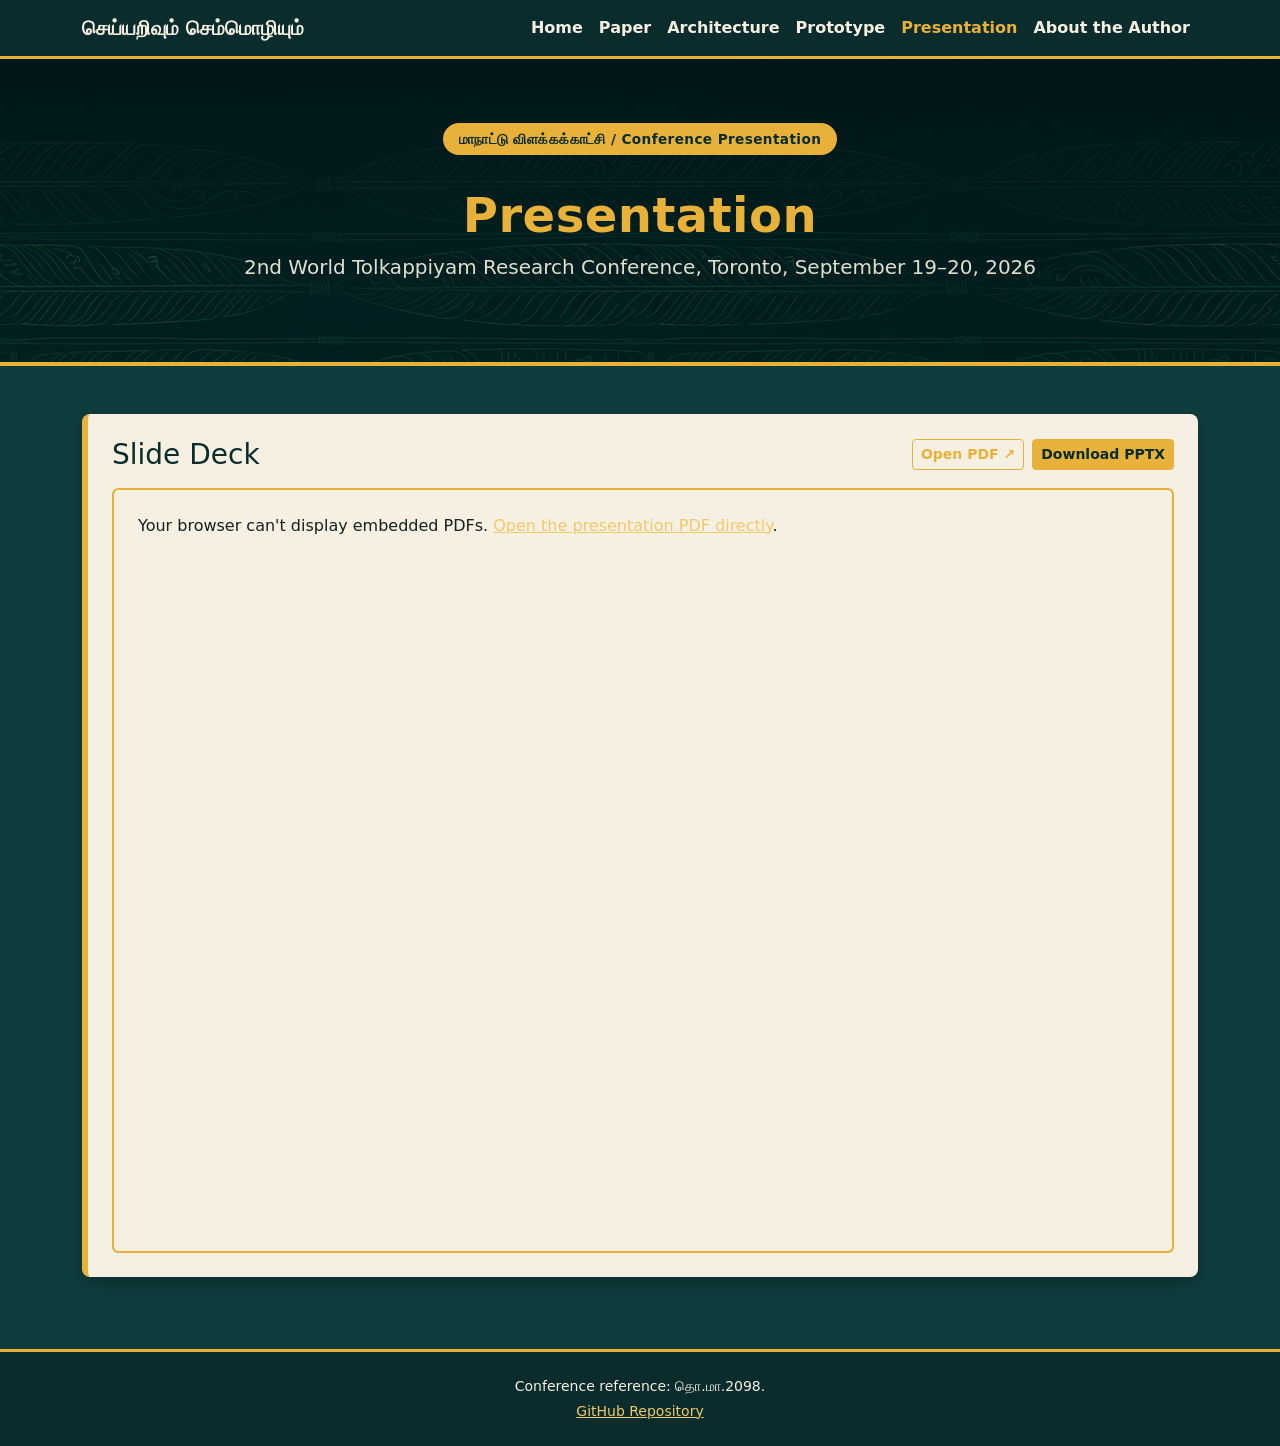
<file: docs/presentation.html>
<!DOCTYPE html>
<html lang="ta">
<head>
<meta charset="UTF-8">
<meta name="viewport" content="width=device-width, initial-scale=1.0">
<title>செய்யறிவும் செம்மொழியும் — Conference Presentation | Meyppaattiyal and AI</title>
<meta name="description" content="Conference slide deck for செய்யறிவும் செம்மொழியும், in-browser viewer with PDF and PPTX downloads.">
<link rel="canonical" href="https://kpassoubady.github.io/tholkappium-meyppaattiyal/presentation.html">

<!-- Open Graph / Facebook -->
<meta property="og:type" content="website">
<meta property="og:url" content="https://kpassoubady.github.io/tholkappium-meyppaattiyal/presentation.html">
<meta property="og:title" content="செய்யறிவும் செம்மொழியும் — Conference Presentation | Meyppaattiyal and AI">
<meta property="og:description" content="Conference slide deck for செய்யறிவும் செம்மொழியும், in-browser viewer with PDF and PPTX downloads.">
<meta property="og:image" content="https://kpassoubady.github.io/tholkappium-meyppaattiyal/assets/img/hero-og.jpg">
<meta property="og:image:width" content="1376">
<meta property="og:image:height" content="768">
<meta property="og:image:alt" content="Tolkappiyam Meyppaattiyal and artificial intelligence">
<meta property="og:site_name" content="Tolkappiyam Meyppaattiyal &amp; AI">
<meta property="og:locale" content="ta_IN">

<!-- Twitter -->
<meta name="twitter:card" content="summary_large_image">
<meta name="twitter:url" content="https://kpassoubady.github.io/tholkappium-meyppaattiyal/presentation.html">
<meta name="twitter:title" content="செய்யறிவும் செம்மொழியும் — Conference Presentation | Meyppaattiyal and AI">
<meta name="twitter:description" content="Conference slide deck for செய்யறிவும் செம்மொழியும், in-browser viewer with PDF and PPTX downloads.">
<meta name="twitter:image" content="https://kpassoubady.github.io/tholkappium-meyppaattiyal/assets/img/hero-og.jpg">
<meta name="twitter:image:alt" content="Tolkappiyam Meyppaattiyal and artificial intelligence">

<link rel="icon" type="image/png" href="assets/img/favicon.png">
<link href="https://cdn.jsdelivr.net/npm/bootstrap@5.3.3/dist/css/bootstrap.min.css" rel="stylesheet">
<link href="assets/css/theme.css" rel="stylesheet">
</head>
<body>

<nav class="navbar navbar-expand-lg navbar-dark site-nav sticky-top">
  <div class="container">
    <a class="navbar-brand" href="index.html">செய்யறிவும் செம்மொழியும்</a>
    <button class="navbar-toggler" type="button" data-bs-toggle="collapse" data-bs-target="#navMain" aria-controls="navMain" aria-expanded="false" aria-label="Toggle navigation" style="border-color:var(--gold)">
      <span class="navbar-toggler-icon"></span>
    </button>
    <div class="collapse navbar-collapse" id="navMain">
      <ul class="navbar-nav ms-auto">
        <li class="nav-item"><a class="nav-link" href="index.html">Home</a></li>
        <li class="nav-item"><a class="nav-link" href="paper.html">Paper</a></li>
        <li class="nav-item"><a class="nav-link" href="architecture.html">Architecture</a></li>
        <li class="nav-item"><a class="nav-link" href="prototype.html">Prototype</a></li>
        <li class="nav-item"><a class="nav-link active" href="presentation.html">Presentation</a></li>
        <li class="nav-item"><a class="nav-link" href="about.html">About the Author</a></li>
      </ul>
    </div>
  </div>
</nav>

<header class="hero py-5">
  <div class="container py-3 text-center">
    <span class="pill-badge mb-3">மாநாட்டு விளக்கக்காட்சி / Conference Presentation</span>
    <h1 class="display-5 mt-3">Presentation</h1>
    <p class="subtitle fs-5">2nd World Tolkappiyam Research Conference, Toronto, September 19–20, 2026</p>
  </div>
</header>

<section class="py-5" style="background-color:var(--pine);">
  <div class="container">
    <div class="card card-accent p-3 p-lg-4 mb-4">
      <div class="d-flex justify-content-between align-items-center mb-3 flex-wrap gap-2">
        <h3 class="mb-0">Slide Deck</h3>
        <div class="d-flex gap-2">
          <a href="assets/presentation.pdf" target="_blank" rel="noopener" class="btn btn-outline-gold btn-sm">Open PDF ↗</a>
          <a href="https://github.com/kpassoubady/tholkappium-meyppaattiyal/raw/main/presentation/presentation.pptx" class="btn btn-gold btn-sm">Download PPTX</a>
        </div>
      </div>
      <object data="assets/presentation.pdf" type="application/pdf" class="pdf-embed">
        <p class="p-4">Your browser can't display embedded PDFs. <a href="assets/presentation.pdf">Open the presentation PDF directly</a>.</p>
      </object>
    </div>
  </div>
</section>

<footer class="site-footer py-4">
  <div class="container text-center small">
    <p class="mb-1">Conference reference: தொ.மா.2098.</p>
    <p class="mb-0"><a href="https://github.com/kpassoubady/tholkappium-meyppaattiyal" target="_blank" rel="noopener">GitHub Repository</a></p>
  </div>
</footer>

<script src="https://cdn.jsdelivr.net/npm/bootstrap@5.3.3/dist/js/bootstrap.bundle.min.js"></script>
</body>
</html>
</file>
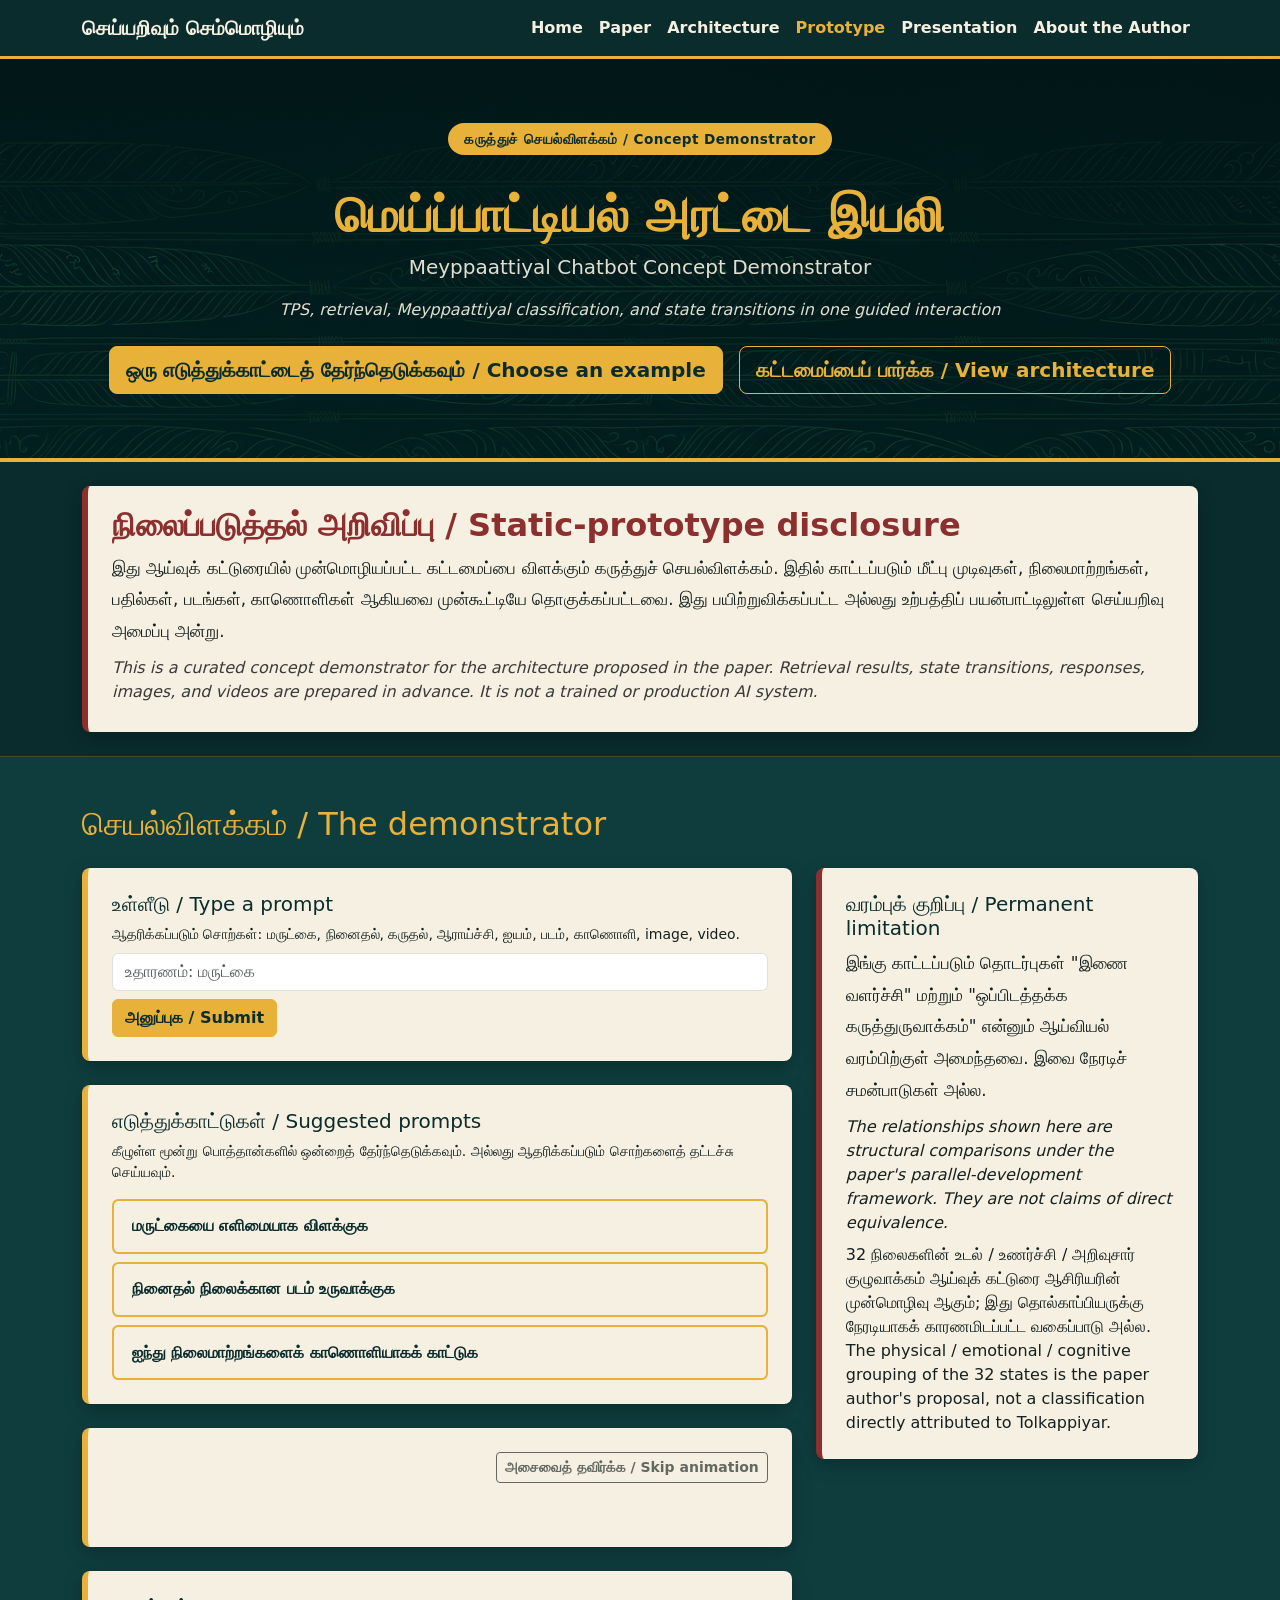
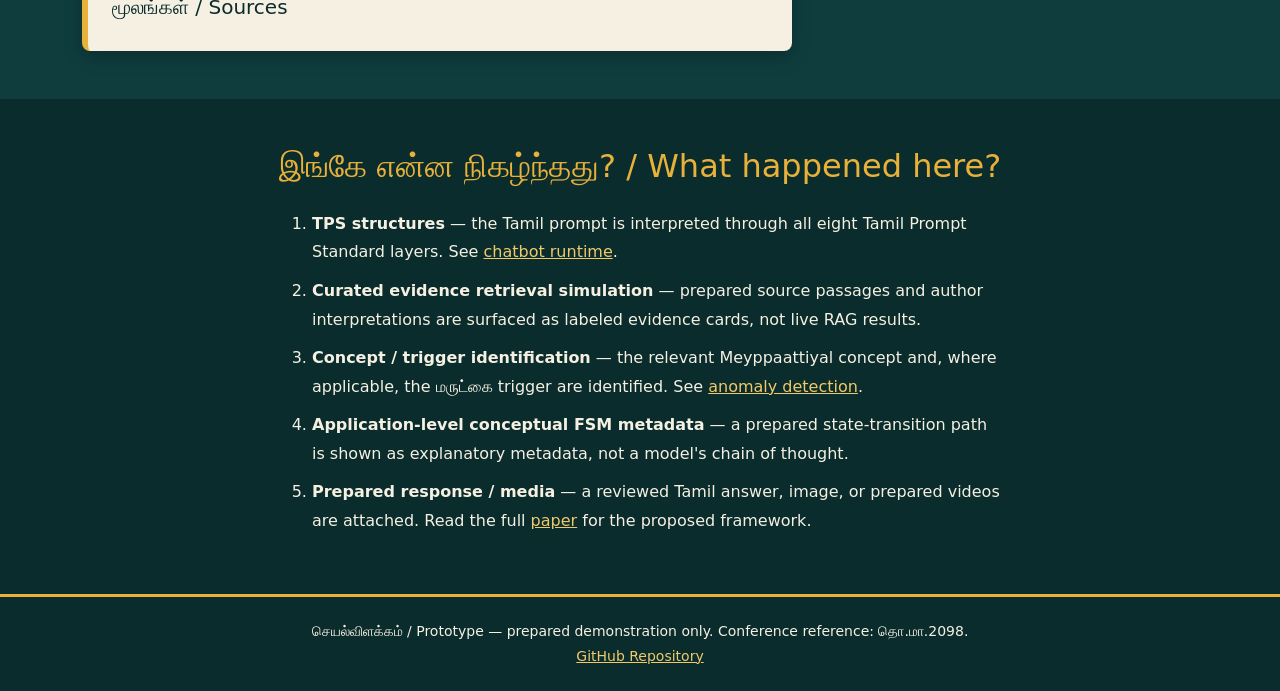
<file: docs/prototype.html>
<!DOCTYPE html>
<html lang="ta">
<head>
<meta charset="UTF-8">
<meta name="viewport" content="width=device-width, initial-scale=1.0">
<title>செயல்விளக்கம் / Prototype — செய்யறிவும் செம்மொழியும்</title>
<meta name="description" content="Meyppaattiyal Chatbot Concept Demonstrator — a static, prepared demonstration of the Tamil Prompt Standard, curated retrieval, Meyppaattiyal classification, and conceptual FSM state transitions.">
<link rel="canonical" href="https://kpassoubady.github.io/tholkappium-meyppaattiyal/prototype.html">

<!-- Open Graph / Facebook -->
<meta property="og:type" content="website">
<meta property="og:url" content="https://kpassoubady.github.io/tholkappium-meyppaattiyal/prototype.html">
<meta property="og:title" content="செயல்விளக்கம் / Prototype — செய்யறிவும் செம்மொழியும்">
<meta property="og:description" content="Meyppaattiyal Chatbot Concept Demonstrator — a static, prepared demonstration of the Tamil Prompt Standard, curated retrieval, Meyppaattiyal classification, and conceptual FSM state transitions.">
<meta property="og:image" content="https://kpassoubady.github.io/tholkappium-meyppaattiyal/assets/img/hero-og.jpg">
<meta property="og:image:width" content="1376">
<meta property="og:image:height" content="768">
<meta property="og:image:alt" content="Tolkappiyam Meyppaattiyal and artificial intelligence">
<meta property="og:site_name" content="Tolkappiyam Meyppaattiyal &amp; AI">
<meta property="og:locale" content="ta_IN">

<!-- Twitter -->
<meta name="twitter:card" content="summary_large_image">
<meta name="twitter:url" content="https://kpassoubady.github.io/tholkappium-meyppaattiyal/prototype.html">
<meta name="twitter:title" content="செயல்விளக்கம் / Prototype — செய்யறிவும் செம்மொழியும்">
<meta name="twitter:description" content="Meyppaattiyal Chatbot Concept Demonstrator — a static, prepared demonstration of the Tamil Prompt Standard, curated retrieval, Meyppaattiyal classification, and conceptual FSM state transitions.">
<meta name="twitter:image" content="https://kpassoubady.github.io/tholkappium-meyppaattiyal/assets/img/hero-og.jpg">
<meta name="twitter:image:alt" content="Tolkappiyam Meyppaattiyal and artificial intelligence">

<link rel="icon" type="image/png" href="assets/img/favicon.png">
<link href="https://cdn.jsdelivr.net/npm/bootstrap@5.3.3/dist/css/bootstrap.min.css" rel="stylesheet">
<link href="assets/css/theme.css" rel="stylesheet">
</head>
<body>

<nav class="navbar navbar-expand-lg navbar-dark site-nav sticky-top">
  <div class="container">
    <a class="navbar-brand" href="index.html">செய்யறிவும் செம்மொழியும்</a>
    <button class="navbar-toggler" type="button" data-bs-toggle="collapse" data-bs-target="#navMain" aria-controls="navMain" aria-expanded="false" aria-label="Toggle navigation" style="border-color:var(--gold)">
      <span class="navbar-toggler-icon"></span>
    </button>
    <div class="collapse navbar-collapse" id="navMain">
      <ul class="navbar-nav ms-auto">
        <li class="nav-item"><a class="nav-link" href="index.html">Home</a></li>
        <li class="nav-item"><a class="nav-link" href="paper.html">Paper</a></li>
        <li class="nav-item"><a class="nav-link" href="architecture.html">Architecture</a></li>
        <li class="nav-item"><a class="nav-link active" href="prototype.html">Prototype</a></li>
        <li class="nav-item"><a class="nav-link" href="presentation.html">Presentation</a></li>
        <li class="nav-item"><a class="nav-link" href="about.html">About the Author</a></li>
      </ul>
    </div>
  </div>
</nav>

<header class="hero py-5">
  <div class="container py-3 text-center">
    <span class="pill-badge mb-3">கருத்துச் செயல்விளக்கம் / Concept Demonstrator</span>
    <h1 class="display-5 mt-3">மெய்ப்பாட்டியல் அரட்டை இயலி</h1>
    <p class="subtitle fs-5">Meyppaattiyal Chatbot Concept Demonstrator</p>
    <p class="subtitle fs-6 fst-italic">TPS, retrieval, Meyppaattiyal classification, and state transitions in one guided interaction</p>
    <div class="mt-4 d-flex gap-3 flex-wrap justify-content-center">
      <a href="#demonstrator" class="btn btn-gold btn-lg">ஒரு எடுத்துக்காட்டைத் தேர்ந்தெடுக்கவும் / Choose an example</a>
      <a href="architecture.html#chatbot-runtime" class="btn btn-outline-gold btn-lg">கட்டமைப்பைப் பார்க்க / View architecture</a>
    </div>
  </div>
</header>

<div class="prototype-disclosure-banner">
  <div class="container">
    <div class="disclosure-card">
      <h2 class="disclosure-title">நிலைப்படுத்தல் அறிவிப்பு / Static-prototype disclosure</h2>
      <p class="tamil-block disclosure-tamil">இது ஆய்வுக் கட்டுரையில் முன்மொழியப்பட்ட கட்டமைப்பை விளக்கும் கருத்துச் செயல்விளக்கம். இதில் காட்டப்படும் மீட்பு முடிவுகள், நிலைமாற்றங்கள், பதில்கள், படங்கள், காணொளிகள் ஆகியவை முன்கூட்டியே தொகுக்கப்பட்டவை. இது பயிற்றுவிக்கப்பட்ட அல்லது உற்பத்திப் பயன்பாட்டிலுள்ள செய்யறிவு அமைப்பு அன்று.</p>
      <p class="disclosure-english">This is a curated concept demonstrator for the architecture proposed in the paper. Retrieval results, state transitions, responses, images, and videos are prepared in advance. It is not a trained or production AI system.</p>
    </div>
  </div>
</div>

<section class="py-5" id="demonstrator" style="background-color:var(--pine);">
  <div class="container">
    <h2 class="mb-4" style="color:var(--gold);">செயல்விளக்கம் / The demonstrator</h2>
    <div class="prototype-shell">

      <div class="prototype-column prototype-left">
        <div class="card card-accent p-3 p-lg-4 mb-4">
          <h3 class="h5">உள்ளீடு / Type a prompt</h3>
          <form id="prototype-form" class="d-flex flex-column gap-2" novalidate>
            <label class="form-label small mb-0" for="prompt-input">ஆதரிக்கப்படும் சொற்கள்: மருட்கை, நினைதல், கருதல், ஆராய்ச்சி, ஐயம், படம், காணொளி, image, video.</label>
            <input type="text" id="prompt-input" class="form-control" placeholder="உதாரணம்: மருட்கை" autocomplete="off">
            <button type="submit" class="btn btn-gold align-self-start">அனுப்புக / Submit</button>
          </form>
        </div>

        <div class="card card-accent p-3 p-lg-4 mb-4">
          <h3 class="h5">எடுத்துக்காட்டுகள் / Suggested prompts</h3>
          <p class="small mb-3">கீழுள்ள மூன்று பொத்தான்களில் ஒன்றைத் தேர்ந்தெடுக்கவும். அல்லது ஆதரிக்கப்படும் சொற்களைத் தட்டச்சு செய்யவும்.</p>
          <div class="d-flex flex-column gap-2">
            <button type="button" class="scenario-prompt btn btn-prompt" data-scenario="text-marutkai">மருட்கையை எளிமையாக விளக்குக</button>
            <button type="button" class="scenario-prompt btn btn-prompt" data-scenario="image-ninaital">நினைதல் நிலைக்கான படம் உருவாக்குக</button>
            <button type="button" class="scenario-prompt btn btn-prompt" data-scenario="video-state-path">ஐந்து நிலைமாற்றங்களைக் காணொளியாகக் காட்டுக</button>
          </div>
        </div>

        <div class="card card-accent p-3 p-lg-4 mb-4">
          <div class="d-flex justify-content-between align-items-center flex-wrap gap-2 mb-2">
            <h3 class="h5 mb-0" id="workflow-status" tabindex="-1"></h3>
            <button type="button" id="skip-animation" class="btn btn-outline-gold btn-sm" disabled>அசைவைத் தவிர்க்க / Skip animation</button>
          </div>
          <div id="user-message" class="conversation" aria-label="பயனர் செய்தி / User message"></div>
          <div id="assistant-output" class="conversation" aria-live="polite" aria-label="உதவி பதில் / Assistant response"></div>
          <div id="media-output" class="media-region mt-3" aria-label="ஊடக வெளியீடு / Media output"></div>
        </div>

        <div class="card card-accent p-3 p-lg-4">
          <h3 class="h5">மூலங்கள் / Sources</h3>
          <ol id="source-list" class="source-list"></ol>
        </div>
      </div>

      <div class="prototype-column prototype-right">
        <div class="workflow-stage" id="stage-tps">
          <div class="card card-accent p-3 p-lg-4 mb-3">
            <h3 class="h5">TPS அடுக்குகள் / Tamil Prompt Standard layers</h3>
            <ol id="tps-list" class="tps-list"></ol>
          </div>
        </div>

        <div class="workflow-stage" id="stage-evidence">
          <div class="card card-accent p-3 p-lg-4 mb-3">
            <h3 class="h5">மீட்பு ஆதாரங்கள் / Curated retrieval evidence</h3>
            <div id="evidence-list" class="evidence-list"></div>
          </div>
        </div>

        <div class="workflow-stage" id="stage-classification">
          <div class="card card-accent p-3 p-lg-4 mb-3">
            <h3 class="h5">மெய்ப்பாட்டியல் வகைப்பாடு / Meyppaattiyal interpretation</h3>
            <ul id="interpretation-list" class="interp-list"></ul>
          </div>
        </div>

        <div class="workflow-stage" id="stage-fsm">
          <div class="card card-accent p-3 p-lg-4 mb-3">
            <h3 class="h5">நிலைமாற்றப் பாதை / Conceptual FSM path</h3>
            <div id="fsm-path" class="fsm-region"></div>
          </div>
        </div>

        <div class="workflow-stage" id="stage-answer">
          <div class="card card-accent p-3 p-lg-4 mb-3">
            <h3 class="h5">தயார் செய்யப்பட்ட வெளியீடு / Prepared output</h3>
            <p class="mb-0">முன்தயாரிக்கப்பட்ட பதில் அல்லது ஊடகம் இடப்புற உரையாடலில் காட்டப்படுகிறது. / The prepared response or media appears in the conversation column.</p>
          </div>
        </div>

        <div class="card card-accent maroon-accent p-3 p-lg-4 mb-3 prototype-limitation">
          <h3 class="h5">வரம்புக் குறிப்பு / Permanent limitation</h3>
          <p class="tamil-block boundary-tamil mb-2">இங்கு காட்டப்படும் தொடர்புகள் "இணை வளர்ச்சி" மற்றும் "ஒப்பிடத்தக்க கருத்துருவாக்கம்" என்னும் ஆய்வியல் வரம்பிற்குள் அமைந்தவை. இவை நேரடிச் சமன்பாடுகள் அல்ல.</p>
          <p class="boundary-english mb-2">The relationships shown here are structural comparisons under the paper's parallel-development framework. They are not claims of direct equivalence.</p>
          <p class="mb-0">32 நிலைகளின் உடல் / உணர்ச்சி / அறிவுசார் குழுவாக்கம் ஆய்வுக் கட்டுரை ஆசிரியரின் முன்மொழிவு ஆகும்; இது தொல்காப்பியருக்கு நேரடியாகக் காரணமிடப்பட்ட வகைப்பாடு அல்ல. The physical / emotional / cognitive grouping of the 32 states is the paper author's proposal, not a classification directly attributed to Tolkappiyar.</p>
        </div>

      </div>
    </div>
  </div>
</section>

<section class="py-5 section-dark">
  <div class="container">
    <h2 class="text-center mb-4" style="color:var(--gold);">இங்கே என்ன நிகழ்ந்தது? / What happened here?</h2>
    <ol class="what-happened-steps">
      <li><strong>TPS structures</strong> — the Tamil prompt is interpreted through all eight Tamil Prompt Standard layers. See <a href="architecture.html#chatbot-runtime">chatbot runtime</a>.</li>
      <li><strong>Curated evidence retrieval simulation</strong> — prepared source passages and author interpretations are surfaced as labeled evidence cards, not live RAG results.</li>
      <li><strong>Concept / trigger identification</strong> — the relevant Meyppaattiyal concept and, where applicable, the மருட்கை trigger are identified. See <a href="architecture.html#anomaly-detection">anomaly detection</a>.</li>
      <li><strong>Application-level conceptual FSM metadata</strong> — a prepared state-transition path is shown as explanatory metadata, not a model's chain of thought.</li>
      <li><strong>Prepared response / media</strong> — a reviewed Tamil answer, image, or prepared videos are attached. Read the full <a href="paper.html">paper</a> for the proposed framework.</li>
    </ol>
  </div>
</section>

<footer class="site-footer py-4">
  <div class="container text-center small">
    <p class="mb-1">செயல்விளக்கம் / Prototype — prepared demonstration only. Conference reference: தொ.மா.2098.</p>
    <p class="mb-0"><a href="https://github.com/kpassoubady/tholkappium-meyppaattiyal" target="_blank" rel="noopener">GitHub Repository</a></p>
  </div>
</footer>

<script src="https://cdn.jsdelivr.net/npm/bootstrap@5.3.3/dist/js/bootstrap.bundle.min.js"></script>
<script src="assets/js/prototype-scenarios.js"></script>
<script src="assets/js/prototype.js"></script>
</body>
</html>
</file>
<file: docs/assets/css/theme.css>
:root {
  --pine: #0f3d3e;
  --pine-deep: #0a2c2d;
  --cream: #f5f0e1;
  --gold: #e8b13a;
  --gold-soft: #f0c96a;
  --maroon: #8c2f2f;
  --ink: #16201f;
}

body {
  background-color: var(--pine);
  color: var(--cream);
  font-family: "Noto Sans Tamil", "Segoe UI", system-ui, sans-serif;
}

a {
  color: var(--gold-soft);
}
a:hover {
  color: var(--gold);
}

.site-nav {
  background-color: var(--pine-deep);
  border-bottom: 3px solid var(--gold);
}
.site-nav .navbar-brand,
.site-nav .nav-link {
  color: var(--cream) !important;
  font-weight: 600;
}
.site-nav .nav-link.active,
.site-nav .nav-link:hover {
  color: var(--gold) !important;
}

.hero {
  background: linear-gradient(180deg, var(--pine-deep) 0%, var(--pine) 100%);
  background-image: url("../img/texture-olai.png"), linear-gradient(180deg, var(--pine-deep) 0%, var(--pine) 100%);
  background-repeat: no-repeat;
  background-size: cover;
  background-blend-mode: soft-light;
  border-bottom: 4px solid var(--gold);
}

.hero h1 {
  color: var(--gold);
  font-weight: 800;
  letter-spacing: 0.01em;
}
.hero .subtitle {
  color: var(--cream);
  opacity: 0.92;
}

.conference-note {
  max-width: 46rem;
  padding: 0.85rem 1rem;
  background-color: rgba(245, 240, 225, 0.09);
  border-left: 4px solid var(--gold);
  border-radius: 0.25rem;
  color: var(--cream);
}
.conference-note p:last-child {
  opacity: 0.86;
}

.pill-badge {
  display: inline-block;
  padding: 0.35rem 1rem;
  border-radius: 999px;
  background-color: var(--gold);
  color: var(--pine-deep);
  font-weight: 700;
  font-size: 0.85rem;
  letter-spacing: 0.03em;
}
.pill-badge.maroon {
  background-color: var(--maroon);
  color: var(--cream);
}

.card-accent {
  background-color: var(--cream);
  color: var(--ink);
  border: none;
  border-left: 6px solid var(--gold);
  border-radius: 0.5rem;
  box-shadow: 0 6px 18px rgba(0, 0, 0, 0.25);
}
.card-accent.maroon-accent {
  border-left-color: var(--maroon);
}
.card-accent h3,
.card-accent h4,
.card-accent h5 {
  color: var(--pine-deep);
}

.section-divider {
  height: 90px;
  background-image: url("../img/texture-olai.png");
  background-size: cover;
  background-position: center;
  opacity: 0.35;
}

.section-dark {
  background-color: var(--pine-deep);
}

section[id],
header[id] {
  scroll-margin-top: 5rem;
}

.anchor-link {
  font-size: 0.75em;
  font-weight: 600;
  text-decoration: none;
  margin-left: 0.35rem;
  color: inherit;
  opacity: 0.45;
  transition: opacity 0.15s ease;
}
.anchor-link:hover,
.anchor-link:focus-visible {
  color: inherit;
  opacity: 1;
}

.btn-gold {
  background-color: var(--gold);
  border-color: var(--gold);
  color: var(--pine-deep);
  font-weight: 700;
}
.btn-gold:hover {
  background-color: var(--gold-soft);
  border-color: var(--gold-soft);
  color: var(--pine-deep);
}
.btn-outline-gold {
  border-color: var(--gold);
  color: var(--gold);
  font-weight: 700;
}
.btn-outline-gold:hover {
  background-color: var(--gold);
  color: var(--pine-deep);
}

.diagram-card iframe {
  width: 100%;
  height: 480px;
  border: none;
  border-radius: 0.4rem;
  background-color: #0b1f1f;
}
.diagram-thumb {
  width: 100%;
  border-radius: 0.4rem;
  border: 1px solid rgba(232, 177, 58, 0.35);
}

.site-footer {
  background-color: var(--pine-deep);
  border-top: 3px solid var(--gold);
  color: var(--cream);
}
.site-footer a {
  color: var(--gold-soft);
}

.tamil-block {
  font-size: 1.05rem;
  line-height: 1.9;
}

.card-accent .table {
  color: var(--ink);
  --bs-table-bg: transparent;
  --bs-table-striped-bg: rgba(15, 61, 62, 0.05);
  --bs-table-hover-bg: rgba(232, 177, 58, 0.12);
}
.card-accent .table td,
.card-accent .table th {
  border-color: rgba(15, 61, 62, 0.2);
}

article.paper h1,
article.paper h2,
article.paper h3,
article.paper h4 {
  color: var(--pine-deep);
}
article.paper table {
  width: 100%;
}
article.paper table th {
  background-color: var(--pine-deep);
  color: var(--cream);
}
article.paper table td,
article.paper table th {
  padding: 0.5rem 0.75rem;
  border: 1px solid rgba(15, 61, 62, 0.2);
}
article.paper blockquote {
  border-left: 4px solid var(--maroon);
  padding-left: 1rem;
  color: #3a3a3a;
  font-style: italic;
}
article.paper img {
  max-width: 100%;
}

.pdf-embed {
  width: 100%;
  height: 85vh;
  border: 2px solid var(--gold);
  border-radius: 0.4rem;
}

.author-photo {
  width: 100%;
  max-width: 260px;
  border-radius: 50%;
  border: 4px solid var(--gold);
  box-shadow: 0 6px 18px rgba(0, 0, 0, 0.35);
}

.quote-block {
  border-left: 4px solid var(--gold);
  padding-left: 1.25rem;
  font-style: italic;
  color: var(--cream);
}

:focus-visible {
  outline: 3px solid var(--gold);
  outline-offset: 3px;
  border-radius: 0.25rem;
}

.prototype-disclosure-banner {
  background-color: var(--pine-deep);
  padding: 1.5rem 0;
  border-bottom: 1px solid rgba(232, 177, 58, 0.25);
}
.disclosure-card {
  background-color: var(--cream);
  color: var(--ink);
  border-left: 6px solid var(--maroon);
  border-radius: 0.5rem;
  padding: 1.25rem 1.5rem;
  box-shadow: 0 6px 18px rgba(0, 0, 0, 0.25);
}
.disclosure-title {
  color: var(--maroon);
  font-weight: 700;
  margin-bottom: 0.5rem;
}
.disclosure-tamil,
.disclosure-english {
  margin-bottom: 0.5rem;
}
.disclosure-english {
  font-style: italic;
  color: #3a3a3a;
}

.prototype-shell {
  display: grid;
  grid-template-columns: 65fr 35fr;
  gap: 1.5rem;
  align-items: start;
}
.prototype-column {
  min-width: 0;
}
@media (max-width: 991.98px) {
  .prototype-shell {
    grid-template-columns: 1fr;
  }
}

.btn-prompt {
  background-color: var(--cream);
  color: var(--pine-deep);
  border: 2px solid var(--gold);
  font-weight: 700;
  text-align: left;
  padding: 0.85rem 1.1rem;
  border-radius: 0.4rem;
  transition: background-color 0.15s ease, color 0.15s ease, border-color 0.15s ease;
  scroll-margin-top: 5rem;
}
.scenario-prompt {
  scroll-margin-top: 5rem;
}
#workflow-status {
  scroll-margin-top: 5rem;
}
.btn-prompt:hover {
  background-color: var(--gold);
  color: var(--pine-deep);
  border-color: var(--gold);
}
.btn-prompt:focus-visible {
  outline: 3px solid var(--maroon);
  outline-offset: 3px;
}

.conversation {
  display: flex;
  flex-direction: column;
  gap: 0.75rem;
  margin-top: 0.5rem;
}
.bubble {
  border-radius: 0.6rem;
  padding: 0.75rem 1rem;
  max-width: 100%;
}
.bubble-label {
  display: block;
  font-size: 0.75rem;
  font-weight: 700;
  letter-spacing: 0.04em;
  text-transform: uppercase;
  margin-bottom: 0.25rem;
}
.bubble-user {
  background-color: var(--maroon);
  color: var(--cream);
  border-bottom-right-radius: 0.2rem;
  align-self: flex-end;
}
.bubble-user .bubble-label {
  color: var(--gold-soft);
}
.bubble-assistant {
  background-color: var(--cream);
  color: var(--ink);
  border: 2px solid var(--gold);
  border-bottom-left-radius: 0.2rem;
  align-self: flex-start;
}
.bubble-assistant .bubble-label {
  color: var(--maroon);
}
.disclosure-inline {
  font-size: 0.8rem;
  font-style: italic;
  margin-top: 0.5rem;
  margin-bottom: 0;
  color: #555;
}

.workflow-stage {
  display: none;
}
.workflow-stage.is-visible {
  display: block;
}

.tps-list {
  list-style: none;
  padding: 0;
  margin: 0;
  display: flex;
  flex-direction: column;
  gap: 0.4rem;
}
.tps-row {
  display: flex;
  gap: 0.75rem;
  align-items: baseline;
  padding: 0.4rem 0.6rem;
  background-color: rgba(15, 61, 62, 0.05);
  border-left: 3px solid var(--gold);
  border-radius: 0.25rem;
}
.tps-layer {
  flex: 0 0 9rem;
  font-weight: 700;
  color: var(--pine-deep);
  font-size: 0.85rem;
}
.tps-value {
  flex: 1 1 auto;
  color: var(--ink);
  word-break: break-word;
}

.evidence-list {
  display: flex;
  flex-direction: column;
  gap: 0.75rem;
}
.evidence-card {
  border: 1px solid rgba(15, 61, 62, 0.2);
  border-left: 4px solid var(--maroon);
  border-radius: 0.4rem;
  padding: 0.6rem 0.8rem;
  background-color: rgba(232, 177, 58, 0.06);
}
.evidence-badge {
  display: inline-block;
  font-size: 0.7rem;
  font-weight: 700;
  letter-spacing: 0.03em;
  background-color: var(--pine-deep);
  color: var(--cream);
  padding: 0.15rem 0.5rem;
  border-radius: 999px;
  margin-bottom: 0.35rem;
}
.evidence-label {
  font-size: 1rem;
  font-weight: 700;
  color: var(--pine-deep);
  margin-bottom: 0.2rem;
}
.evidence-detail {
  font-size: 0.9rem;
  color: var(--ink);
  margin: 0;
}

.source-list {
  padding-left: 1.25rem;
  margin: 0;
  display: flex;
  flex-direction: column;
  gap: 0.4rem;
}
.source-row {
  display: flex;
  flex-wrap: wrap;
  gap: 0.5rem;
  align-items: baseline;
}
.source-label {
  font-weight: 700;
  color: var(--pine-deep);
}

.interp-list {
  list-style: none;
  padding: 0;
  margin: 0;
  display: flex;
  flex-direction: column;
  gap: 0.4rem;
}
.interp-row {
  display: flex;
  flex-wrap: wrap;
  gap: 0.5rem;
  align-items: baseline;
  padding: 0.4rem 0.6rem;
  background-color: rgba(15, 61, 62, 0.05);
  border-radius: 0.25rem;
}
.interp-label {
  flex: 0 0 14rem;
  font-weight: 700;
  color: var(--pine-deep);
  font-size: 0.9rem;
}
.interp-value {
  flex: 1 1 auto;
  color: var(--ink);
}

.fsm-region {
  margin-top: 0.25rem;
}
.fsm-trigger {
  display: flex;
  flex-wrap: wrap;
  gap: 0.5rem;
  align-items: baseline;
  background-color: rgba(140, 47, 47, 0.1);
  border-left: 4px solid var(--maroon);
  padding: 0.5rem 0.75rem;
  border-radius: 0.25rem;
  margin-bottom: 0.75rem;
}
.fsm-trigger-label {
  font-weight: 700;
  color: var(--maroon);
}
.fsm-trigger-value {
  color: var(--ink);
}
.fsm-path {
  display: flex;
  flex-wrap: wrap;
  gap: 0.5rem;
  align-items: stretch;
  list-style: none;
  padding: 0;
  margin: 0;
}
.fsm-node {
  display: inline-flex;
  flex-direction: column;
  align-items: flex-start;
  gap: 0.2rem;
  padding: 0.5rem 0.75rem;
  border-radius: 0.4rem;
  border: 2px solid rgba(15, 61, 62, 0.3);
  background-color: rgba(15, 61, 62, 0.05);
  color: var(--ink);
  min-width: 7rem;
}
.fsm-node-label {
  font-weight: 700;
  color: var(--pine-deep);
}
.fsm-node-state {
  font-size: 0.75rem;
  font-weight: 600;
  color: #555;
}
.fsm-node.is-complete {
  border-color: var(--gold);
  background-color: rgba(232, 177, 58, 0.18);
}
.fsm-node.is-active {
  border-color: var(--gold);
  background-color: var(--gold);
  box-shadow: 0 0 0 3px rgba(232, 177, 58, 0.4);
}
.fsm-node.is-active .fsm-node-state {
  color: var(--pine-deep);
}

.media-region {
  min-height: 0;
}
.media-figure {
  margin: 0;
}
.media-16x9 {
  width: 100%;
  aspect-ratio: 16 / 9;
  object-fit: cover;
  border: 2px solid var(--gold);
  border-radius: 0.4rem;
  background-color: #0b1f1f;
}
video.media-16x9 {
  object-fit: contain;
}
.media-caption {
  margin-top: 0.5rem;
  font-size: 0.85rem;
  font-style: italic;
  color: #555;
}
.video-fallback a {
  color: var(--maroon);
  font-weight: 700;
}
.media-transcript {
  margin-top: 0.75rem;
  background-color: rgba(15, 61, 62, 0.05);
  border-left: 4px solid var(--gold);
  padding: 0.5rem 0.75rem;
  border-radius: 0.25rem;
}
.media-transcript summary {
  font-weight: 700;
  color: var(--pine-deep);
  cursor: pointer;
}
.media-transcript p {
  margin: 0.5rem 0 0;
  color: var(--ink);
}

.boundary-tamil,
.boundary-english {
  color: var(--ink);
}
.boundary-english {
  font-style: italic;
}

.what-happened-steps {
  max-width: 720px;
  margin: 0 auto;
  color: var(--cream);
  line-height: 1.8;
}
.what-happened-steps li {
  margin-bottom: 0.6rem;
}
.what-happened-steps a {
  color: var(--gold-soft);
}

@media (prefers-reduced-motion: reduce) {
  .workflow-stage,
  .workflow-stage.is-visible {
    transition: none !important;
    animation: none !important;
  }
  .btn-prompt,
  .fsm-node {
    transition: none !important;
  }
}

.video-collection { display: grid; gap: 1.25rem; }
.video-card { padding: 1rem; border: 1px solid rgba(15, 61, 62, 0.2); border-radius: 0.5rem; background: rgba(15, 61, 62, 0.04); }
.video-title { color: var(--pine-deep); font-size: 1.05rem; font-weight: 700; margin-bottom: 0.75rem; }
.media-boundary { margin-top: 0.9rem; padding: 0.85rem 1rem; border-left: 5px solid var(--maroon); border-radius: 0.35rem; background: rgba(140, 47, 47, 0.08); color: var(--ink); }
.media-boundary h5 { color: var(--maroon); font-weight: 700; margin-bottom: 0.5rem; }
.media-boundary p { margin-bottom: 0.5rem; }
.media-boundary p:last-child { margin-bottom: 0; font-style: italic; }
</file>
